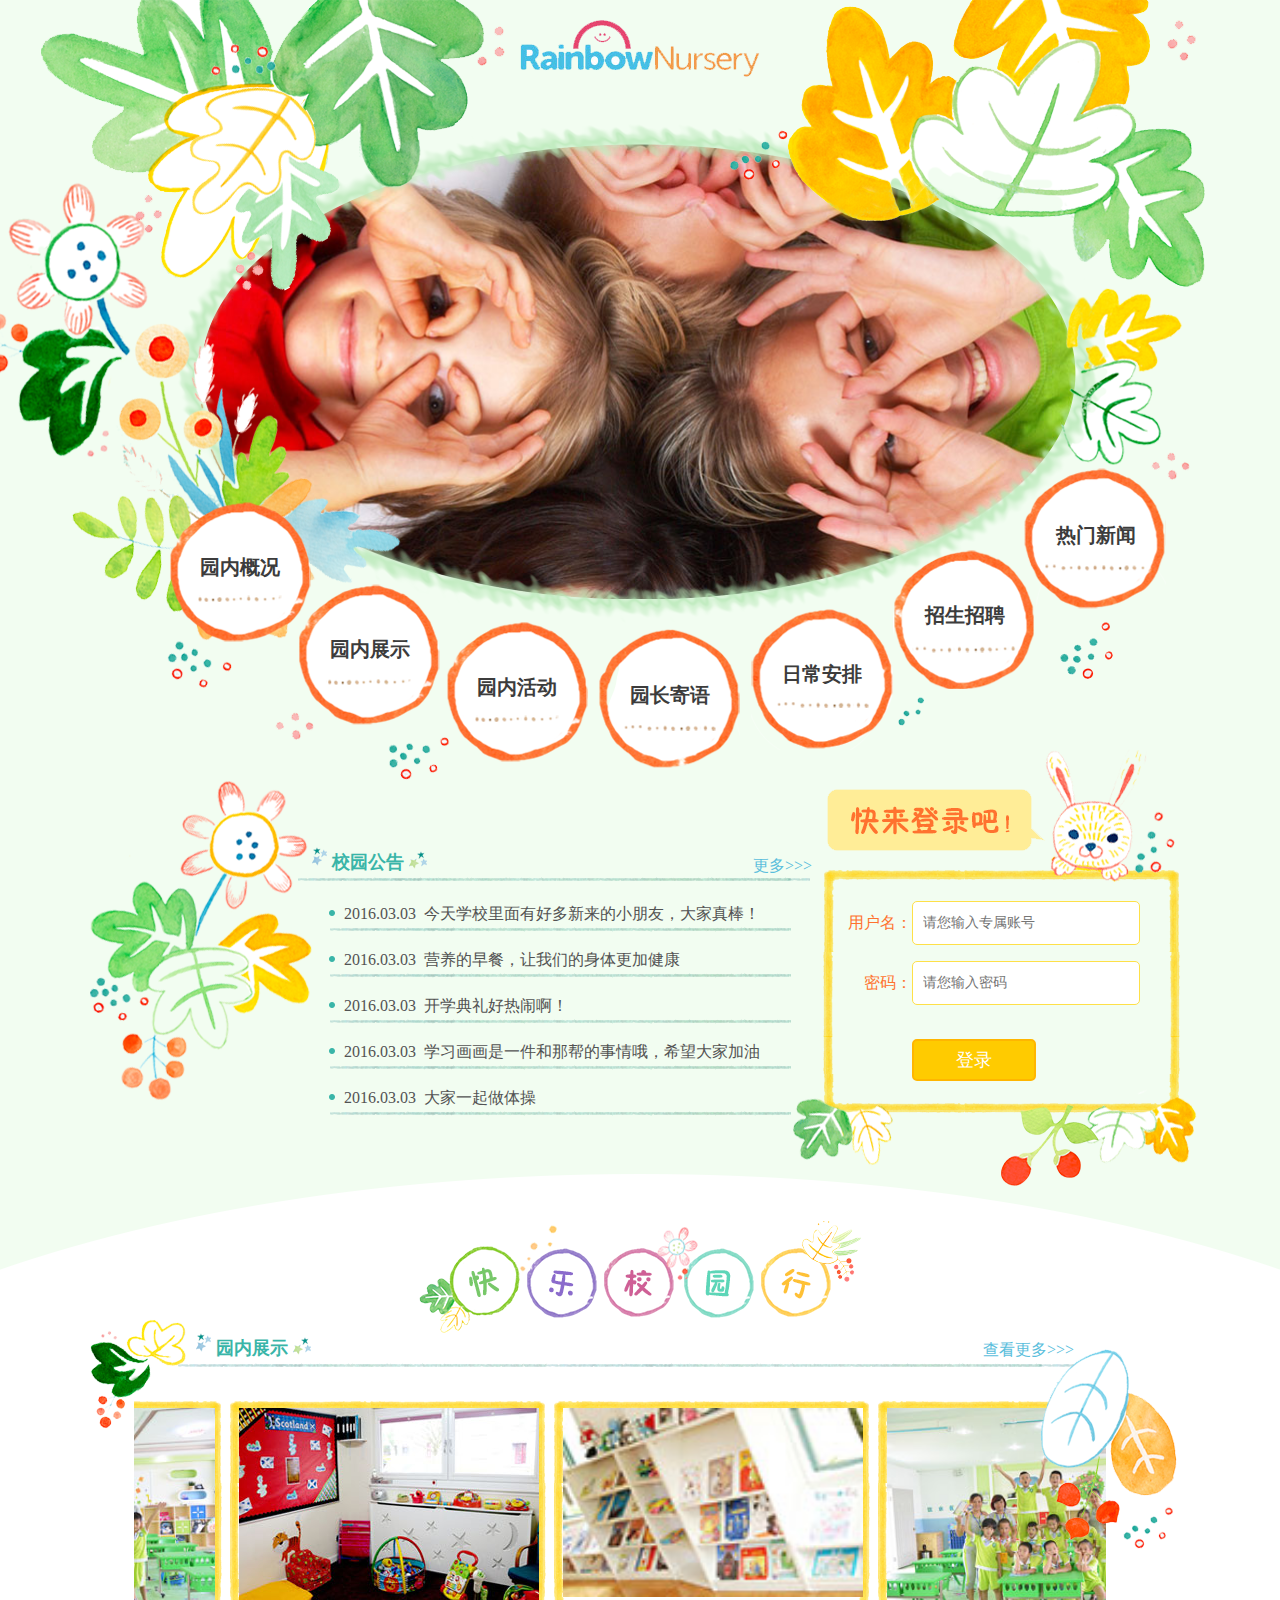
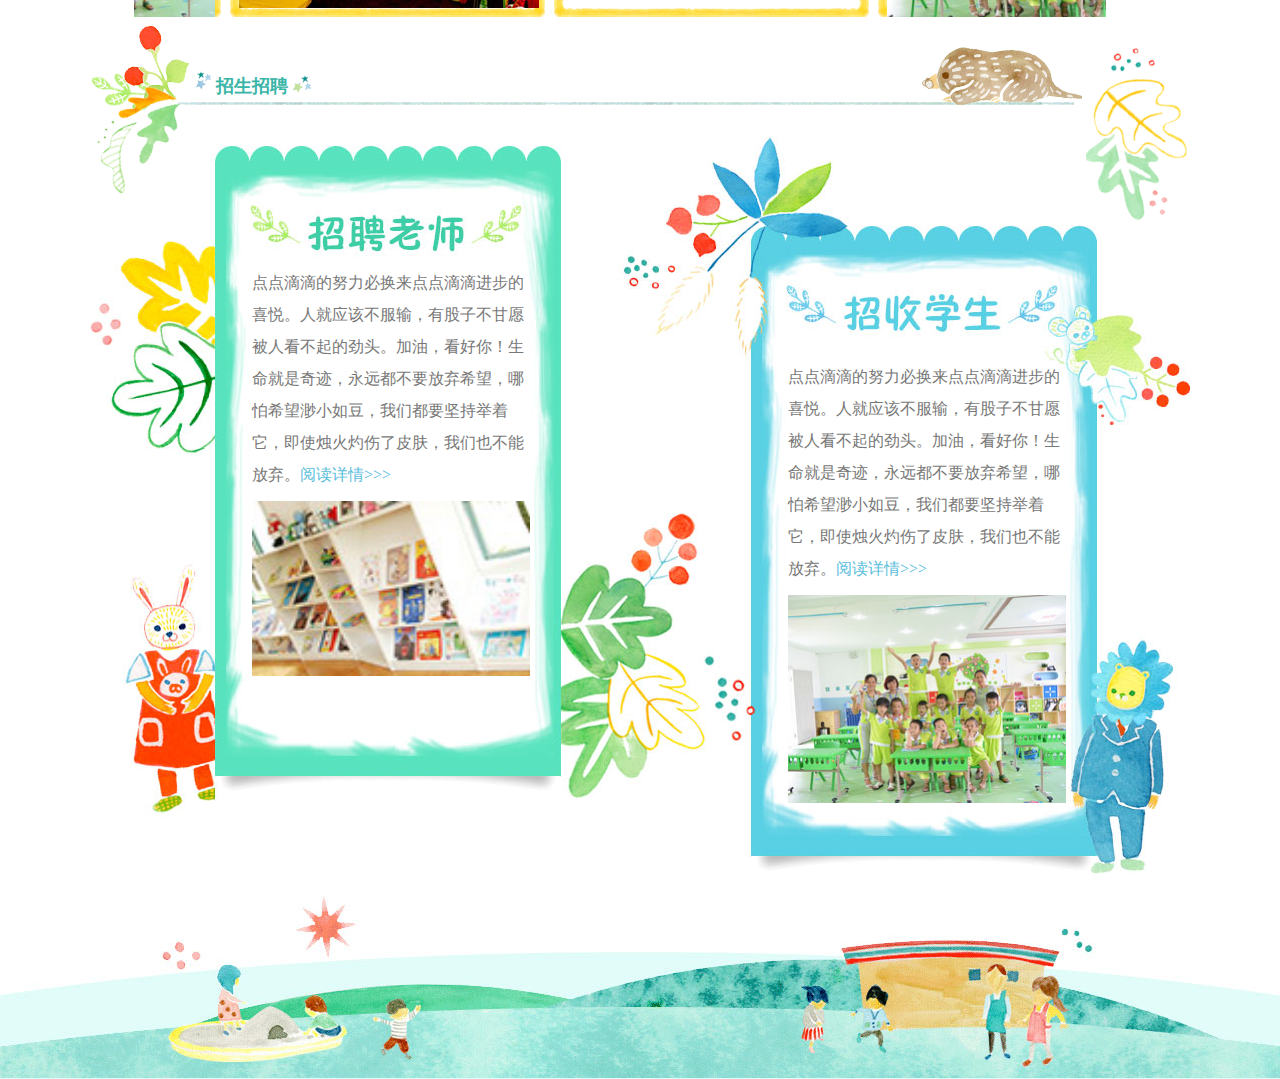
<file: index.html>
<!DOCTYPE html>
<html>
<head>
	<meta charset="utf-8">
	<meta name="renderer" content="webkit">
	<title>幼儿园</title>
	<link rel="stylesheet" type="text/css" href="css/style.css">
	<script type="text/javascript" src="js/require.min.js"></script>
</head>
<body>
<div class="container">
	<div class="pageTop pageTop1">
		<!-- 头部 -->
		<div class="header">
			<div class="imgbox">
				<ul>
					<li style="opacity:1;">
						<img src="images/img1.jpg">
					</li>
					<li>
						<img src="images/img5.jpg">
					</li>
					<li>
						<img src="images/img2.jpg">
					</li>
					<li>
						<img src="images/img5.jpg">
					</li>
				</ul>
			</div>
			<span class="bgImg"></span>
			<div class="nav">
				<a href="yuanneigaikuang.html" class="navLink7">园内概况</a>
				<a href="yuanneizhanshi.html" class="navLink1">园内展示</a>
				<a href="" class="navLink2">园内活动</a>
				<a href="yuanzhangjiyu.html" class="navLink3">园长寄语</a>
				<a href="arrange.html" class="navLink4">日常安排</a>
				<a href="zhaoshengzhaopin.html" class="navLink5">招生招聘</a>
				<a href="news.html" class="navLink6">热门新闻</a>
			</div>
			<h1><a href="index.html"><img src="images/logo.png"></a></h1>
		</div>
		<div class="center">
			<div class="clearfix">
				<!-- 公告 -->
				<div class="fl notice">
					<dl class="menu">
						<dt>校园公告<i></i><span></span><a href="hotNotice.html">更多>>></a></dt>
						<dd><span></span><a href="javascript:;">2016.03.03&nbsp;&nbsp;今天学校里面有好多新来的小朋友，大家真棒！</a></dd>
						<dd><span></span><a href="javascript:;">2016.03.03&nbsp;&nbsp;营养的早餐，让我们的身体更加健康</a></dd>
						<dd><span></span><a href="javascript:;">2016.03.03&nbsp;&nbsp;开学典礼好热闹啊！</a></dd>
						<dd><span></span><a href="javascript:;">2016.03.03&nbsp;&nbsp;学习画画是一件和那帮的事情哦，希望大家加油</a></dd>
						<dd><span></span><a href="javascript:;">2016.03.03&nbsp;&nbsp;大家一起做体操</a></dd>
					</dl>
				</div>
				<!-- 公告end -->
				<!-- 登录 -->
				<div class="fl loginbox">
					<span class="imgbg"></span>
					<div class="loginCont">
						<div class="inputbox clearfix mb16">
							<label class="fl">用户名：</label>
							<input type="text" placeholder="请您输入专属账号" class="fl w206">
						</div>
						<div class="inputbox clearfix mb34">
							<label class="fl">密码：</label>
							<input type="password" placeholder="请您输入密码" class="fl w206">
						</div>
						<div class="clearfix pl70">
							<a href="javascript:;" class="fl mr34 loginBtn">登录</a>
						</div>
					</div>
				</div>
				<!-- 登录end -->
			</div>
			<!-- 快乐校园行 -->
			<div class="schoolTrip mb20"></div>
			<!-- 快乐校园行end -->
			<!-- 园内展示 -->
			<div class="schoolShow">
				<div class="mytitle">
					<strong>园内展示</strong><i></i><span></span>
					<a href="yuanneizhanshi.html" class="more">查看更多>>></a>
				</div>
				<div class="scrolling marqueeBox">
					<ul class="clearfix">
						<li>
							<img src="images/img2.jpg">
						</li>
						<li>
							<img src="images/img3.jpg">
						</li>
						<li>
							<img src="images/img4.jpg">
						</li>
						<li>
							<img src="images/img2.jpg">
						</li>
						<li>
							<img src="images/img3.jpg">
						</li>
						<li>
							<img src="images/img4.jpg">
						</li>
					</ul>
				</div>
				<span class="bgimg1"></span>
				<span class="bgimg2"></span>
			</div>
			<!-- 园内展示end -->
			<!-- 招生招聘 -->
			<div class="recruit">
				<div class="mytitle">
					<strong>招生招聘</strong><i></i><span></span>
				</div>
				<span class="bgimg1"></span>
				<span class="bgimg2"></span>
				<span class="bgimg3"></span>
				<div class="recCont">
					<div class="teacher">
						<p class="mb10">点点滴滴的努力必换来点点滴滴进步的喜悦。人就应该不服输，有股子不甘愿被人看不起的劲头。加油，看好你！生命就是奇迹，永远都不要放弃希望，哪怕希望渺小如豆，我们都要坚持举着它，即使烛火灼伤了皮肤，我们也不能放弃。<a href="zhaoshengzhaopin.html" class="more">阅读详情>>></a></p>
						<div class="imgbox2">
							<img src="images/img3.jpg">
						</div>
					</div>
					<div class="student">
						<p class="mb10">点点滴滴的努力必换来点点滴滴进步的喜悦。人就应该不服输，有股子不甘愿被人看不起的劲头。加油，看好你！生命就是奇迹，永远都不要放弃希望，哪怕希望渺小如豆，我们都要坚持举着它，即使烛火灼伤了皮肤，我们也不能放弃。<a href="zhaoshengzhaopin.html" class="more">阅读详情>>></a></p>
						<div class="imgbox2">
							<img src="images/img4.jpg">
						</div>
					</div>
				</div>
			</div>
			<!-- 招生招聘end -->
		</div>
		<!-- 头部end -->
	</div>
	<div class="pageBottom"></div>
</div>
<script type="text/javascript" src="js/controllers/indexCtrl.js"></script>
</body>
</html>
</file>
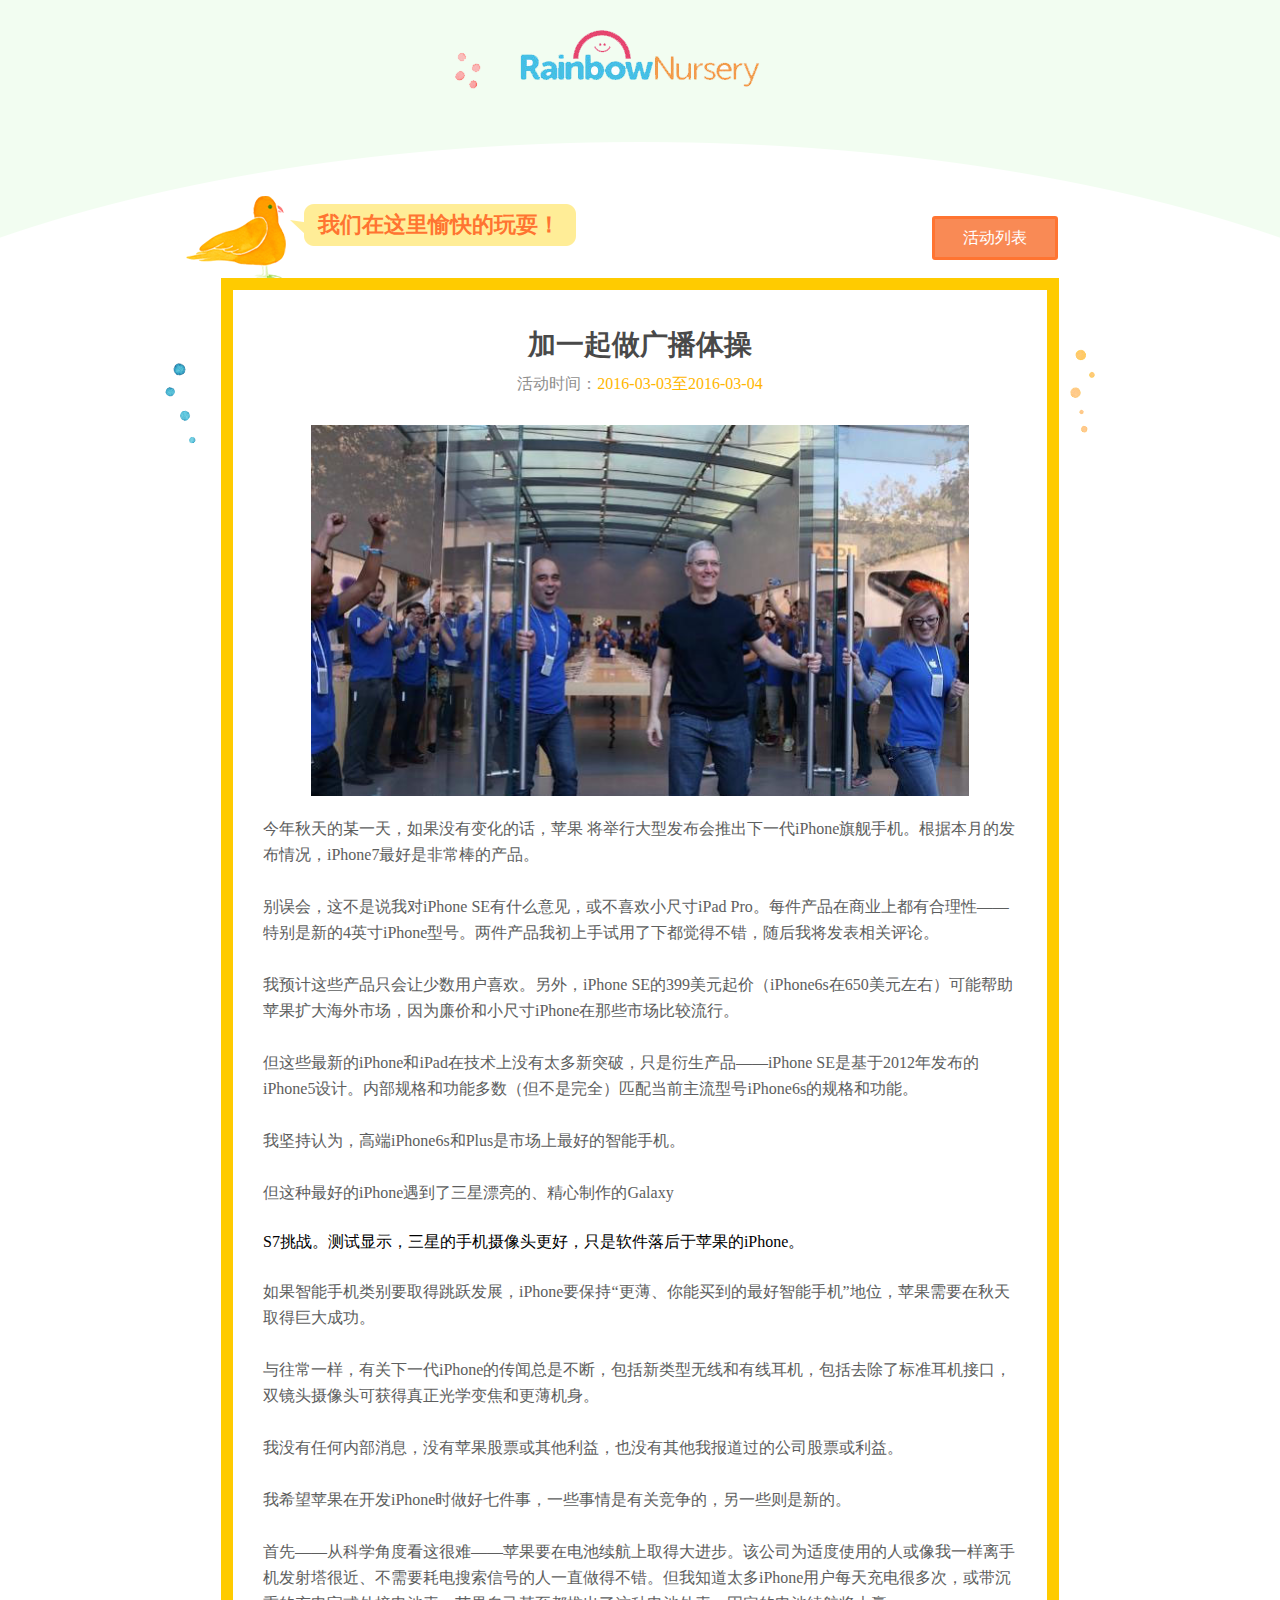
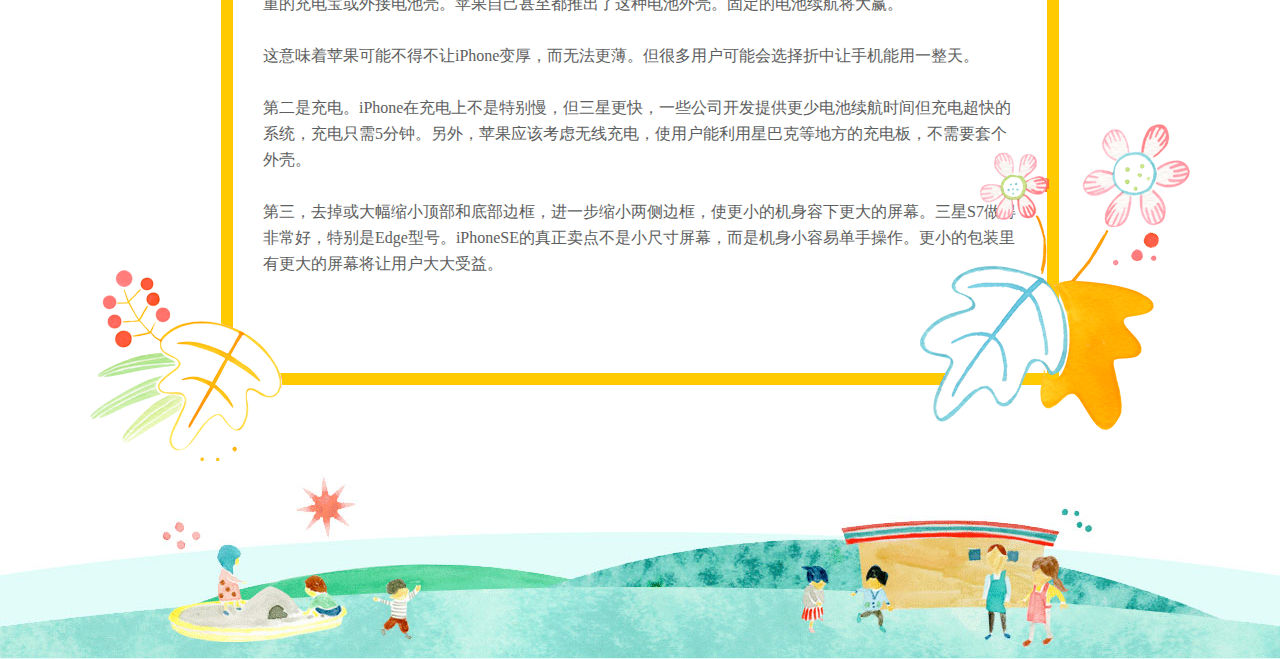
<file: activeDetail.html>
<!DOCTYPE html>
<html>
<head>
	<meta charset="utf-8">
	<meta name="renderer" content="webkit">
	<title>幼儿园</title>
	<link rel="stylesheet" type="text/css" href="css/jquery-ui.css">
	<link rel="stylesheet" type="text/css" href="css/style.css">
	<script type="text/javascript" src="js/require.min.js"></script>
</head>
<body>
<div class="container">
	<div class="pageTop pageTop3">
		<!-- 头部 -->
		<div class="head2 pt30">
			<div class="imgbox3">
				<a href="index.html">
					<img src="images/logo.png">	
				</a>			
			</div>
			<span></span>
		</div>
		<!-- 头部end -->
		<!-- 中间 -->
		<div class="center">
			<div class="newsDetail activeDetail">
				<h2>我们在这里愉快的玩耍！</h2>
				<a href="yuanneihuodong.html" class="listBtn">活动列表</a>
				<div class="newsCont">
					<h3>加一起做广播体操</h3>
					<p class="subTitle">活动时间：<span>2016-03-03至2016-03-04<span></p>
					<div class="articalImg">
						<div class="imgbox4">
							<img src="images/img5.jpg">
						</div>
						<p>今年秋天的某一天，如果没有变化的话，苹果 将举行大型发布会推出下一代iPhone旗舰手机。根据本月的发布情况，iPhone7最好是非常棒的产品。</p>
						<p>别误会，这不是说我对iPhone SE有什么意见，或不喜欢小尺寸iPad Pro。每件产品在商业上都有合理性——特别是新的4英寸iPhone型号。两件产品我初上手试用了下都觉得不错，随后我将发表相关评论。</p>
						<p>我预计这些产品只会让少数用户喜欢。另外，iPhone SE的399美元起价（iPhone6s在650美元左右）可能帮助苹果扩大海外市场，因为廉价和小尺寸iPhone在那些市场比较流行。</p>
						<p>但这些最新的iPhone和iPad在技术上没有太多新突破，只是衍生产品——iPhone SE是基于2012年发布的iPhone5设计。内部规格和功能多数（但不是完全）匹配当前主流型号iPhone6s的规格和功能。</p>
						<p>我坚持认为，高端iPhone6s和Plus是市场上最好的智能手机。</p>
						<p>但这种最好的iPhone遇到了三星漂亮的、精心制作的Galaxy </p>S7挑战。测试显示，三星的手机摄像头更好，只是软件落后于苹果的iPhone。</p>
						<p>如果智能手机类别要取得跳跃发展，iPhone要保持“更薄、你能买到的最好智能手机”地位，苹果需要在秋天取得巨大成功。</p>
						<p>与往常一样，有关下一代iPhone的传闻总是不断，包括新类型无线和有线耳机，包括去除了标准耳机接口，双镜头摄像头可获得真正光学变焦和更薄机身。</p>
						<p>我没有任何内部消息，没有苹果股票或其他利益，也没有其他我报道过的公司股票或利益。</p>
						<p>我希望苹果在开发iPhone时做好七件事，一些事情是有关竞争的，另一些则是新的。</p>
						<p>首先——从科学角度看这很难——苹果要在电池续航上取得大进步。该公司为适度使用的人或像我一样离手机发射塔很近、不需要耗电搜索信号的人一直做得不错。但我知道太多iPhone用户每天充电很多次，或带沉重的充电宝或外接电池壳。苹果自己甚至都推出了这种电池外壳。固定的电池续航将大赢。</p>
						<p>这意味着苹果可能不得不让iPhone变厚，而无法更薄。但很多用户可能会选择折中让手机能用一整天。</p>
						<p>第二是充电。iPhone在充电上不是特别慢，但三星更快，一些公司开发提供更少电池续航时间但充电超快的系统，充电只需5分钟。另外，苹果应该考虑无线充电，使用户能利用星巴克等地方的充电板，不需要套个外壳。</p>
						<p>第三，去掉或大幅缩小顶部和底部边框，进一步缩小两侧边框，使更小的机身容下更大的屏幕。三星S7做得非常好，特别是Edge型号。iPhoneSE的真正卖点不是小尺寸屏幕，而是机身小容易单手操作。更小的包装里有更大的屏幕将让用户大大受益。</p>
					</div>
				</div>
				<span class="bgimg1"></span>
				<span class="bgimg2"></span>
			</div>
		</div>
		<!-- 中间end -->
	</div>
	<div class="pageBottom"></div>
</div>
<script type="text/javascript" src="js/controllers/hotNoticeCtrl.js"></script>
</body>
</html>
</file>
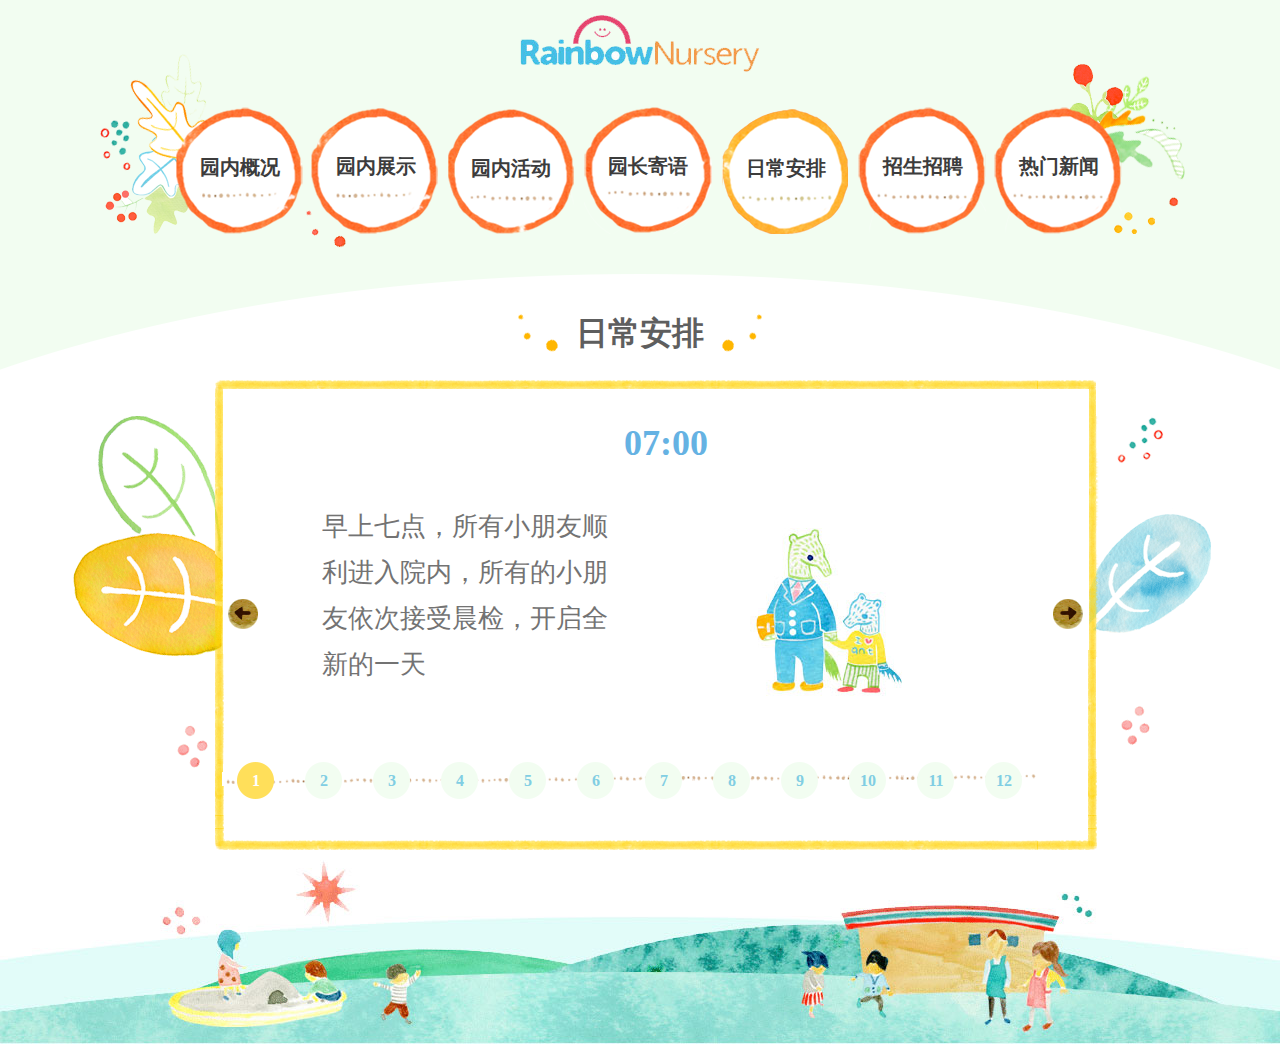
<file: arrange.html>
<!DOCTYPE html>
<html>
<head>
	<meta charset="utf-8">
	<meta name="renderer" content="webkit">
	<title>幼儿园</title>
	<link rel="stylesheet" type="text/css" href="css/style.css">
	<script type="text/javascript" src="js/require.min.js"></script>
</head>
<body>
<div class="container">
	<div class="pageTop pageTop2">
		<!-- 头部 -->
		<div class="head">
			<div class="newsBg"></div>
			<div class="imgbox3">
				<a href="index.html">
					<img src="images/logo.png">	
				</a>			
			</div>
			<div class="nav">
				<a href="yuanneigaikuang.html" class="navLink1" target="_blank">园内概况</a>
				<a href="yuanneizhanshi.html" class="navLink2" target="_blank">园内展示</a>
				<a href="yuanneihuodong.html" class="navLink3" target="_blank">园内活动</a>
				<a href="yuanzhangjiyu.html" class="navLink4" target="_blank">园长寄语</a>
				<a href="arrange.html" class="navLink5 active">日常安排</a>
				<a href="zhaoshengzhaopin.html" class="navLink6" target="_blank">招生招聘</a>
				<a href="news.html" class="navLink7" target="_blank">热门新闻</a>
			</div>
		</div>
		<div class="center">
			<dl class="arrange">
				<dt class="bigTitle">日常安排</dt>
				<dd>
					<span class="bgimg1"></span>
					<span class="bgimg2"></span>
					<div class="arrangeDetail">
						<ul>
							<li style="opacity:1">
								<strong>07:00</strong>
								<div class="clearfix mt40">
									<p class="fl">早上七点，所有小朋友顺利进入院内，所有的小朋友依次接受晨检，开启全新的一天</p>
									<div class="imgbox6 fl">
										<img src="images/img8.jpg">
									</div>
								</div>
							</li> 
							<li>
								<strong>08:00</strong>
								<div class="clearfix mt40">
									<p class="fl">所有的小朋友开始享用营养早餐，健康茁壮成长</p>
									<div class="imgbox9 fl">
										<img src="images/img9.jpg">
									</div>
								</div>
							</li> 
							<li>
								<strong>08:30</strong>
								<div class="clearfix mt40">
									<p class="fl">吃完营养早餐，所有的小朋友稍作休息，在操场上做简单的活动</p>
									<div class="imgbox6 fl">
										<img src="images/img10.jpg">
									</div>
								</div>
							</li> 
							<li>
								<strong>08:45</strong>
								<div class="clearfix mt40">
									<p class="fl">所有的小朋友排列整齐，跟随着悦耳的音乐，开始今天的早操</p>
									<div class="imgbox9 fl">
										<img src="images/img11.jpg">
									</div>
								</div>
							</li> 
							<li>
								<strong>09:15</strong>
								<div class="clearfix mt40">
									<p class="fl">课前准备，要开始上课咯</p>
									<div class="imgbox6 fl">
										<img src="images/img12.jpg">
									</div>
								</div>
							</li> 
							<li>
								<strong>09:30</strong>
								<div class="clearfix mt40">
									<p class="fl">教育的开始，是一堂完美的课程的开始，小宝贝们认真听课吧</p>
									<div class="imgbox9 fl">
										<img src="images/img9.jpg">
									</div>
								</div>
							</li> 
							<li>
								<strong>10:30</strong>
								<div class="clearfix mt40">
									<p class="fl">一堂棒棒的课之后，小宝贝们开始了愉快的课间活动</p>
									<div class="imgbox6 fl">
										<img src="images/img8.jpg">
									</div>
								</div>
							</li> 
							<li>
								<strong>11:20</strong>
								<div class="clearfix mt40">
									<p class="fl">午餐时刻！</p>
									<div class="imgbox9 fl">
										<img src="images/img9.jpg">
									</div>
								</div>
							</li> 
							<li>
								<strong>12:10</strong>
								<div class="clearfix mt40">
									<p class="fl">玩耍了一上午，小宝贝们都累了，吃饱了该睡觉啦!</p>
									<div class="imgbox6 fl">
										<img src="images/img8.jpg">
									</div>
								</div>
							</li> 
							<li>
								<strong>14:30</strong>
								<div class="clearfix mt40">
									<p class="fl">下午课程继续，欢快的音乐课，安静的绘画课，好玩的手工课</p>
									<div class="imgbox9 fl">
										<img src="images/img9.jpg">
									</div>
								</div>
							</li> 
							<li>
								<strong>15:30</strong>
								<div class="clearfix mt40">
									<p class="fl">下午的课间活动时间，小宝贝们随意选择自己喜欢的户外活动玩耍</p>
									<div class="imgbox6 fl">
										<img src="images/img8.jpg">
									</div>
								</div>
							</li> 
							<li>
								<strong>16:30</strong>
								<div class="clearfix mt40">
									<p class="fl">一天的校园生活就这样结束了，所有的小伙伴依次在各位家长的陪同下回家去</p>
									<div class="imgbox9 fl">
										<img src="images/img9.jpg">
									</div>
								</div>
							</li> 
							<li>
								<strong>17:00</strong>
								<div class="clearfix mt40">
									<p class="fl">早上七点，所有小朋友顺利进入院内，所有的小朋友依次接受晨检，开启全新的一天</p>
									<div class="imgbox6 fl">
										<img src="images/img8.jpg">
									</div>
								</div>
							</li> 
							<li>
								<strong>17:30</strong>
								<div class="clearfix mt40">
									<p class="fl">早上七点，所有小朋友顺利进入院内，所有的小朋友依次接受晨检，开启全新的一天</p>
									<div class="imgbox9 fl">
										<img src="images/img9.jpg">
									</div>
								</div>
							</li> 
						</ul>
						<a href="javascript:;" class="prevBtn"></a>
						<a href="javascript:;" class="nextBtn"></a>
					</div>
					<div class="roundBox">
						<div class="clearfix overPart">
							<a href="javascript:;" class="on">1</a>
							<a href="javascript:;">2</a>
							<a href="javascript:;">3</a>
							<a href="javascript:;">4</a>
							<a href="javascript:;">5</a>
							<a href="javascript:;">6</a>
							<a href="javascript:;">7</a>
							<a href="javascript:;">8</a>
							<a href="javascript:;">9</a>
							<a href="javascript:;">10</a>
							<a href="javascript:;">11</a>
							<a href="javascript:;">12</a>
							<a href="javascript:;">13</a>
							<a href="javascript:;">14</a>
						</div>
					</div>
				</dd>
			</dl>
		</div>
		<!-- 头部end -->
	</div>
	<div class="pageBottom"></div>
</div>
<script type="text/javascript" src="js/controllers/arrangeCtrl.js"></script>
</body>
</html>
</file>
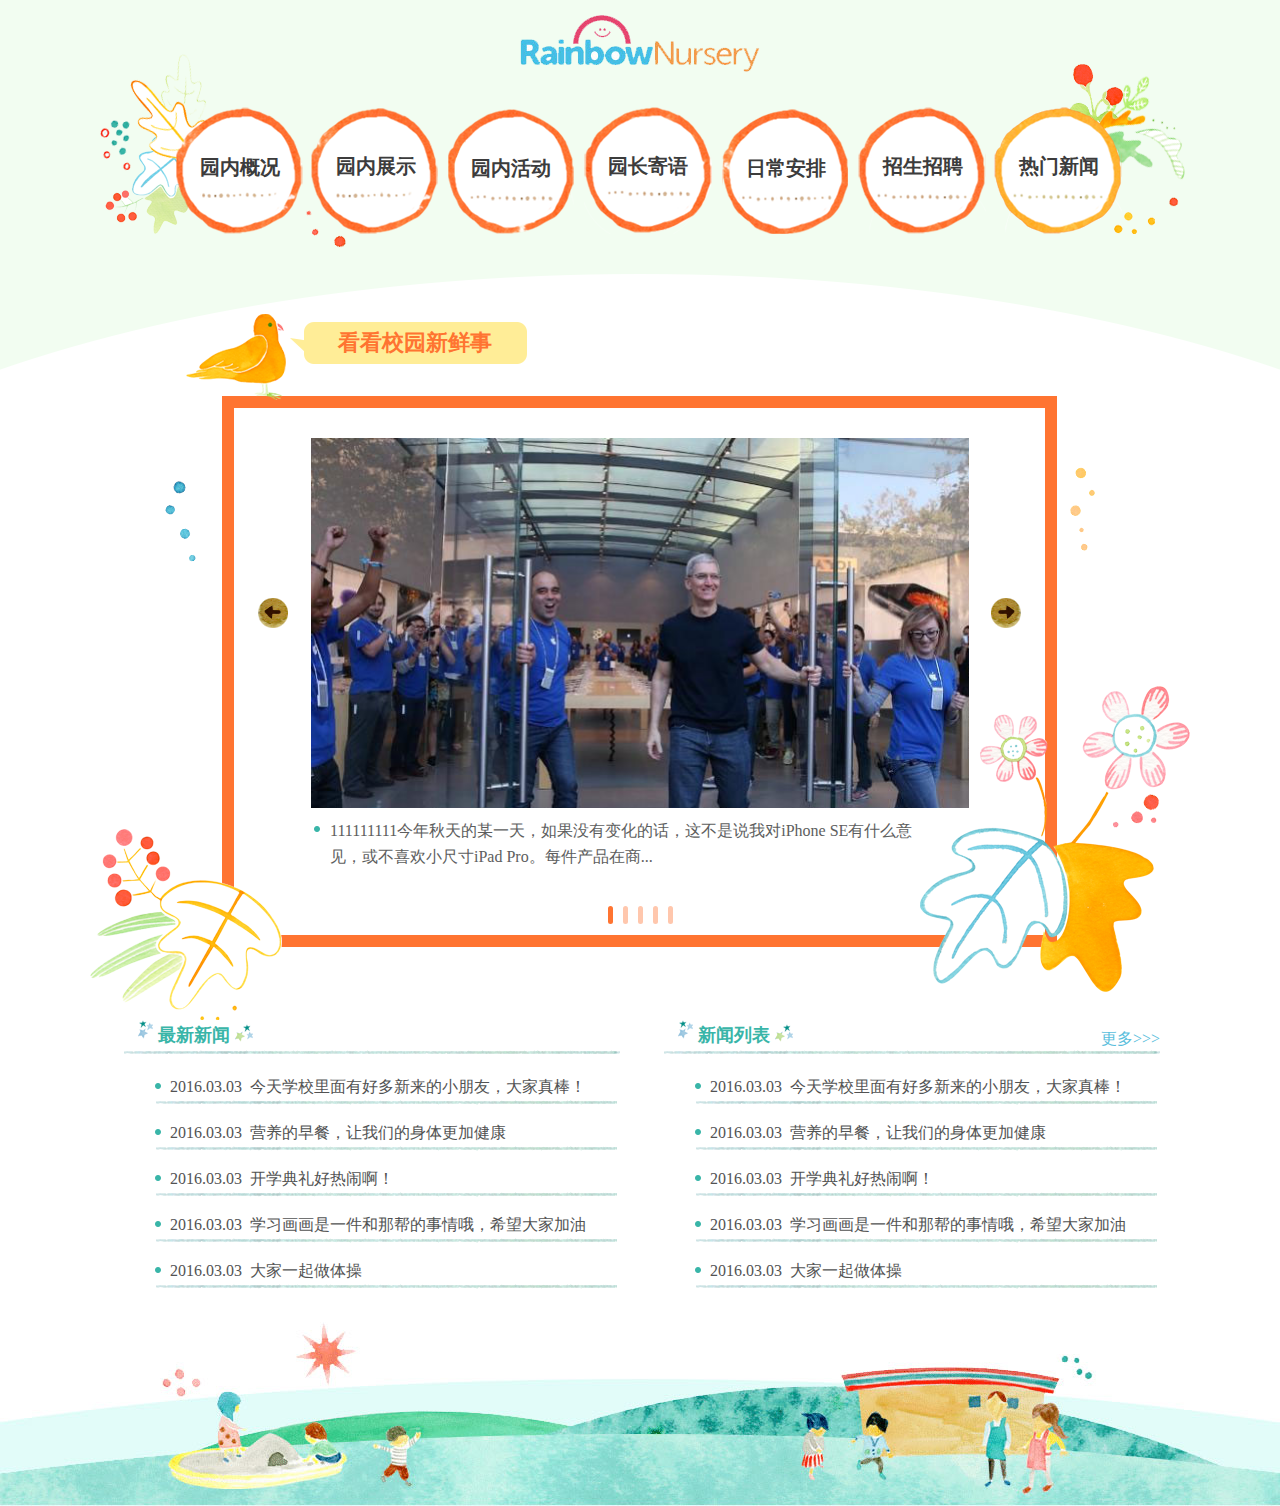
<file: news.html>
<!DOCTYPE html>
<html>
<head>
	<meta charset="utf-8">
	<meta name="renderer" content="webkit">
	<title>幼儿园</title>
	<link rel="stylesheet" type="text/css" href="css/style.css">
	<script type="text/javascript" src="js/require.min.js"></script>
</head>
<body>
<div class="container">
	<div class="pageTop pageTop2">
		<!-- 头部 -->
		<div class="head">
			<div class="newsBg"></div>
			<div class="imgbox3">
				<a href="index.html">
					<img src="images/logo.png">		
				</a>		
			</div>
			<div class="nav">
				<a href="yuanneigaikuang.html" class="navLink1">园内概况</a>
				<a href="yuanneizhanshi.html" class="navLink2">园内展示</a>
				<a href="yuanneihuodong.html" class="navLink3">园内活动</a>
				<a href="yuanzhangjiyu.html" class="navLink4">园长寄语</a>
				<a href="arrange.html" class="navLink5">日常安排</a>
				<a href="zhaoshengzhaopin.html" class="navLink6">招生招聘</a>
				<a href="news.html" class="navLink7 active">热门新闻</a>
			</div>
		</div>
		<div class="center">
			<!--校园新鲜事 -->
			<div class="xinxianshi">
				<h2>看看校园新鲜事</h2>
				<div class="lunbo">
					<div class="overf">
						<ul class="clearfix">
							<li>
								<a href="javascript:;">
									<img src="images/img5.jpg">
								</a>
							</li>
							<li>
								<a href="javascript:;">
									<img src="images/img4.jpg">
								</a>
							</li>
							<li>
								<a href="javascript:;">
									<img src="images/img5.jpg">
								</a>
							</li>
							<li>
								<a href="javascript:;">
									<img src="images/img3.jpg">
								</a>
							</li>
							<li>
								<a href="javascript:;">
									<img src="images/img5.jpg">
								</a>
							</li>
						</ul>
					</div>
					<a href="javascript:;" class="prevBtn"></a>
					<a href="javascript:;" class="nextBtn"></a>
					<div class="xinxianDetail mb10">
						<span></span>
						<p></p>
					</div>
					<ol class="clearfix">
						<li class="active"><a href="javascript:;"></a></li>
						<li><a href="javascript:;"></a></li>
						<li><a href="javascript:;"></a></li>
						<li><a href="javascript:;"></a></li>
						<li><a href="javascript:;"></a></li>
					</ol>
				</div>
			</div>
			<!--校园新鲜事end -->
			<!-- 新闻列表 -->
			<div class="clearfix pl30 pr30 mb20">
				<dl class="menu fl">
					<dt>最新新闻<i></i><span></span></dt>
					<dd><span></span><a href="javascript:;">2016.03.03&nbsp;&nbsp;今天学校里面有好多新来的小朋友，大家真棒！</a></dd>
					<dd><span></span><a href="javascript:;">2016.03.03&nbsp;&nbsp;营养的早餐，让我们的身体更加健康</a></dd>
					<dd><span></span><a href="javascript:;">2016.03.03&nbsp;&nbsp;开学典礼好热闹啊！</a></dd>
					<dd><span></span><a href="javascript:;">2016.03.03&nbsp;&nbsp;学习画画是一件和那帮的事情哦，希望大家加油</a></dd>
					<dd><span></span><a href="javascript:;">2016.03.03&nbsp;&nbsp;大家一起做体操</a></dd>
				</dl>
				<dl class="menu fr">
					<dt>新闻列表<i></i><span></span><a href="allNews.html">更多>>></a></dt>
					<dd><span></span><a href="javascript:;">2016.03.03&nbsp;&nbsp;今天学校里面有好多新来的小朋友，大家真棒！</a></dd>
					<dd><span></span><a href="javascript:;">2016.03.03&nbsp;&nbsp;营养的早餐，让我们的身体更加健康</a></dd>
					<dd><span></span><a href="javascript:;">2016.03.03&nbsp;&nbsp;开学典礼好热闹啊！</a></dd>
					<dd><span></span><a href="javascript:;">2016.03.03&nbsp;&nbsp;学习画画是一件和那帮的事情哦，希望大家加油</a></dd>
					<dd><span></span><a href="javascript:;">2016.03.03&nbsp;&nbsp;大家一起做体操</a></dd>
				</dl>
			</div>
			<!-- 新闻列表end -->
		</div>
		<!-- 头部end -->
	</div>
	<div class="pageBottom"></div>
</div>
<script type="text/javascript" src="js/controllers/newsCtrl.js"></script>
</body>
</html>
</file>
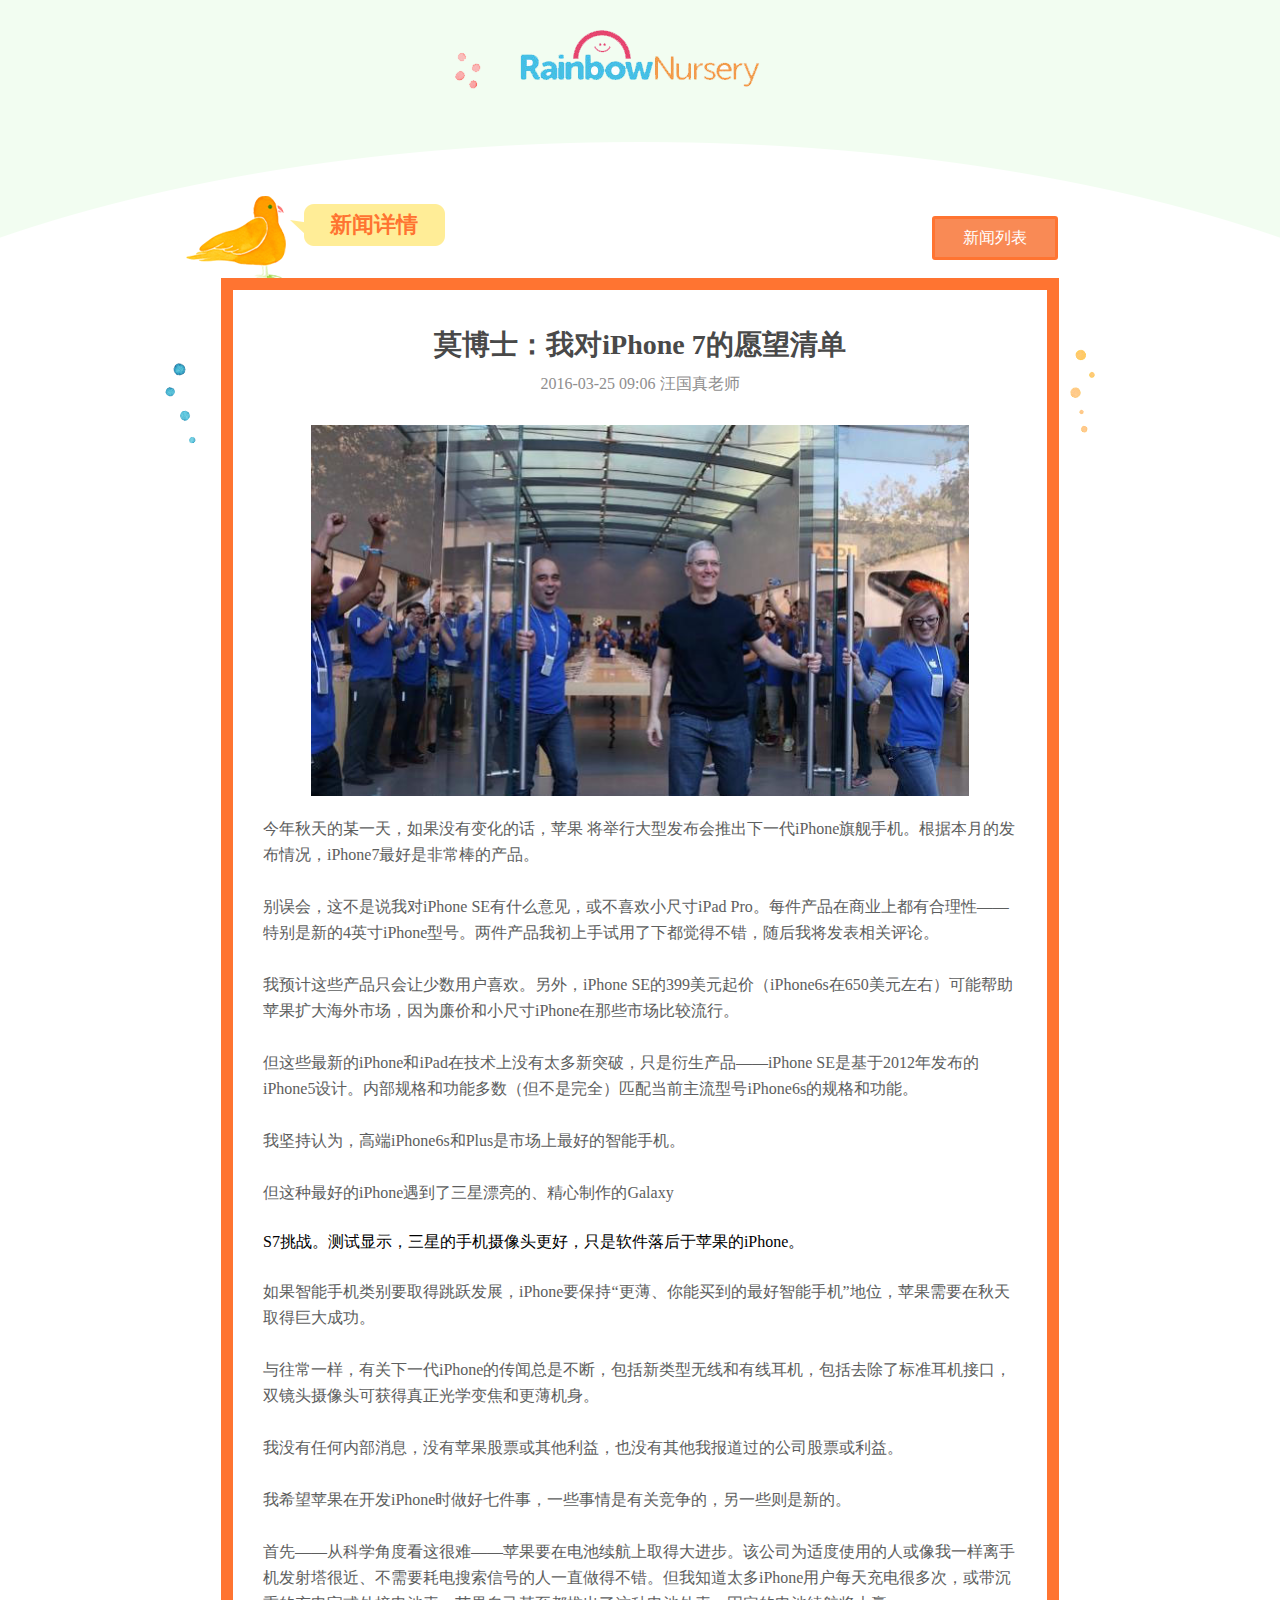
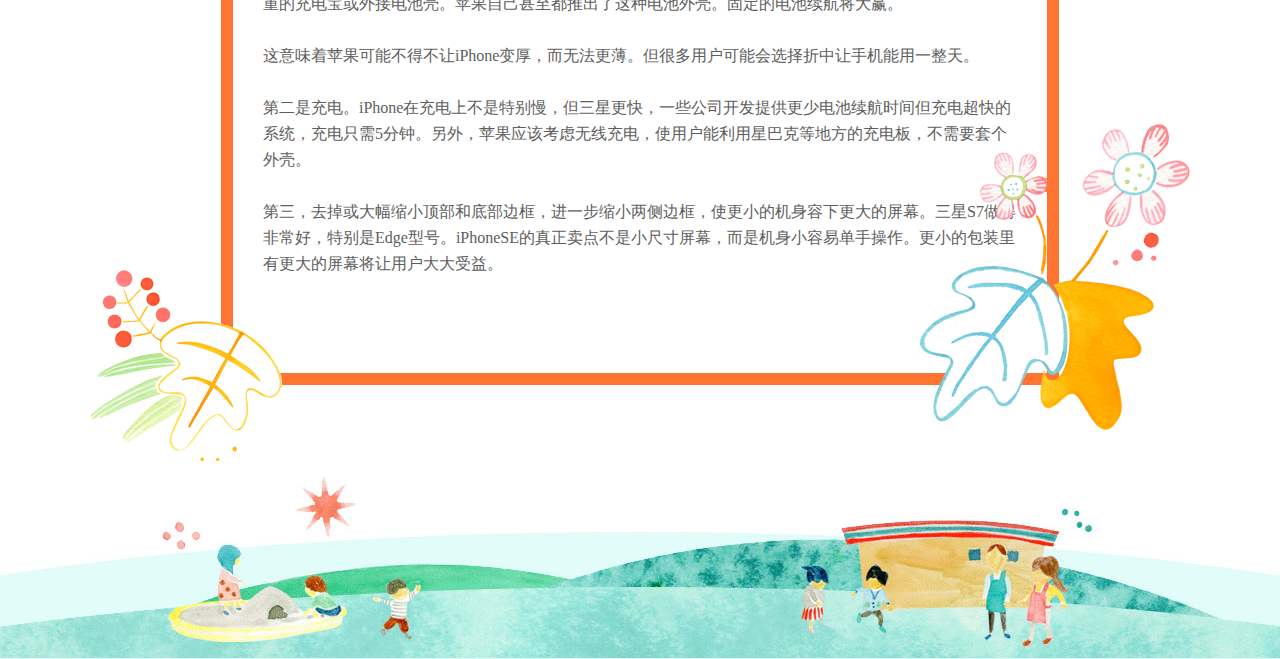
<file: newsDetail.html>
<!DOCTYPE html>
<html>
<head>
	<meta charset="utf-8">
	<meta name="renderer" content="webkit">
	<title>幼儿园</title>
	<link rel="stylesheet" type="text/css" href="css/style.css">
	<script type="text/javascript" src="js/require.min.js"></script>
</head>
<body>
<div class="container">
	<div class="pageTop pageTop3">
		<!-- 头部 -->
		<div class="head2 pt30">
			<div class="imgbox3">
				<a href="index.html">
					<img src="images/logo.png">	
				</a>			
			</div>
			<span></span>
		</div>
		<!-- 头部end -->
		<div class="center">
			<div class="newsDetail">
				<h2>新闻详情</h2>
				<a href="allNews.html" class="listBtn">新闻列表</a>
				<div class="newsCont">
					<h3>莫博士：我对iPhone 7的愿望清单</h3>
					<p class="subTitle">2016-03-25 09:06&nbsp;汪国真老师</p>
					<div class="articalImg">
						<div class="imgbox4">
							<img src="images/img5.jpg">
						</div>
						<p>今年秋天的某一天，如果没有变化的话，苹果 将举行大型发布会推出下一代iPhone旗舰手机。根据本月的发布情况，iPhone7最好是非常棒的产品。</p>
						<p>别误会，这不是说我对iPhone SE有什么意见，或不喜欢小尺寸iPad Pro。每件产品在商业上都有合理性——特别是新的4英寸iPhone型号。两件产品我初上手试用了下都觉得不错，随后我将发表相关评论。</p>
						<p>我预计这些产品只会让少数用户喜欢。另外，iPhone SE的399美元起价（iPhone6s在650美元左右）可能帮助苹果扩大海外市场，因为廉价和小尺寸iPhone在那些市场比较流行。</p>
						<p>但这些最新的iPhone和iPad在技术上没有太多新突破，只是衍生产品——iPhone SE是基于2012年发布的iPhone5设计。内部规格和功能多数（但不是完全）匹配当前主流型号iPhone6s的规格和功能。</p>
						<p>我坚持认为，高端iPhone6s和Plus是市场上最好的智能手机。</p>
						<p>但这种最好的iPhone遇到了三星漂亮的、精心制作的Galaxy </p>S7挑战。测试显示，三星的手机摄像头更好，只是软件落后于苹果的iPhone。</p>
						<p>如果智能手机类别要取得跳跃发展，iPhone要保持“更薄、你能买到的最好智能手机”地位，苹果需要在秋天取得巨大成功。</p>
						<p>与往常一样，有关下一代iPhone的传闻总是不断，包括新类型无线和有线耳机，包括去除了标准耳机接口，双镜头摄像头可获得真正光学变焦和更薄机身。</p>
						<p>我没有任何内部消息，没有苹果股票或其他利益，也没有其他我报道过的公司股票或利益。</p>
						<p>我希望苹果在开发iPhone时做好七件事，一些事情是有关竞争的，另一些则是新的。</p>
						<p>首先——从科学角度看这很难——苹果要在电池续航上取得大进步。该公司为适度使用的人或像我一样离手机发射塔很近、不需要耗电搜索信号的人一直做得不错。但我知道太多iPhone用户每天充电很多次，或带沉重的充电宝或外接电池壳。苹果自己甚至都推出了这种电池外壳。固定的电池续航将大赢。</p>
						<p>这意味着苹果可能不得不让iPhone变厚，而无法更薄。但很多用户可能会选择折中让手机能用一整天。</p>
						<p>第二是充电。iPhone在充电上不是特别慢，但三星更快，一些公司开发提供更少电池续航时间但充电超快的系统，充电只需5分钟。另外，苹果应该考虑无线充电，使用户能利用星巴克等地方的充电板，不需要套个外壳。</p>
						<p>第三，去掉或大幅缩小顶部和底部边框，进一步缩小两侧边框，使更小的机身容下更大的屏幕。三星S7做得非常好，特别是Edge型号。iPhoneSE的真正卖点不是小尺寸屏幕，而是机身小容易单手操作。更小的包装里有更大的屏幕将让用户大大受益。</p>
					</div>
				</div>
				<span class="bgimg1"></span>
				<span class="bgimg2"></span>
			</div>
		</div>
	</div>
	<div class="pageBottom"></div>
</div>
<script type="text/javascript" src="js/controllers/newsCtrl.js"></script>
</body>
</html>
</file>
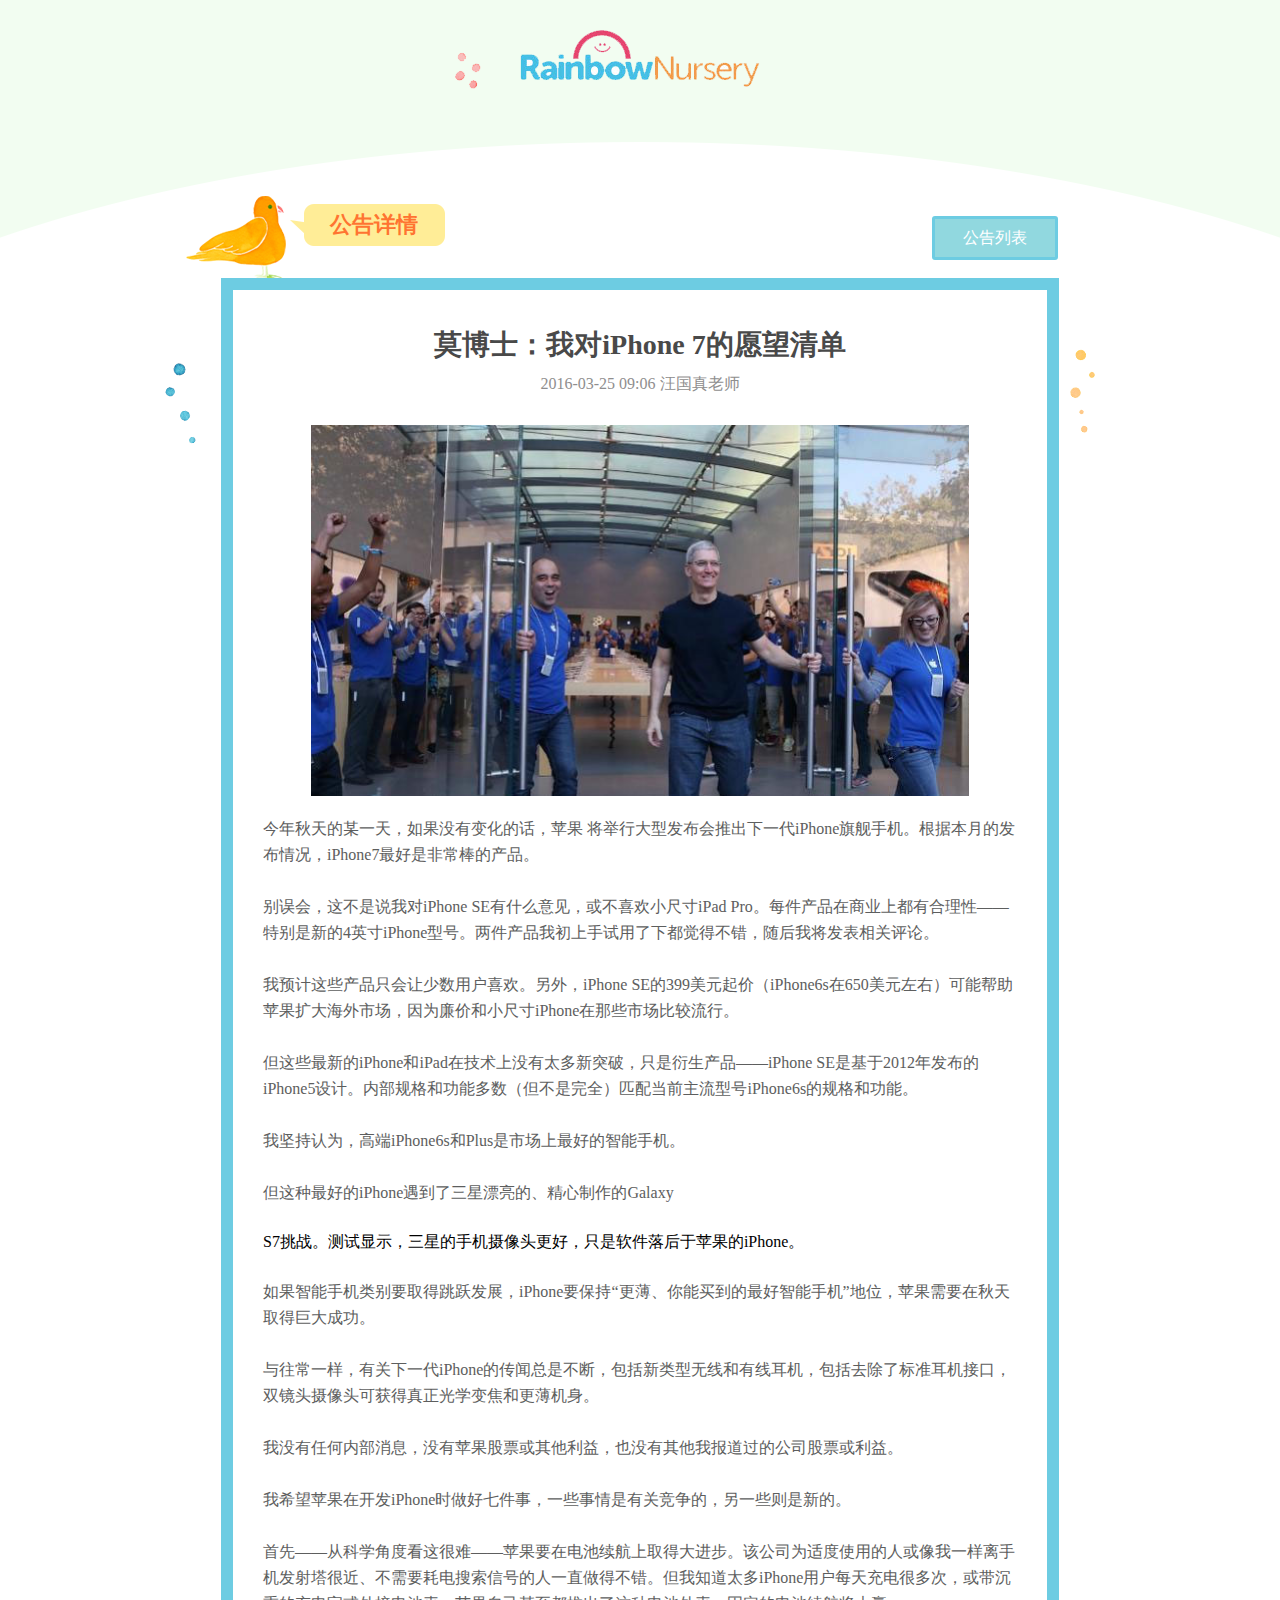
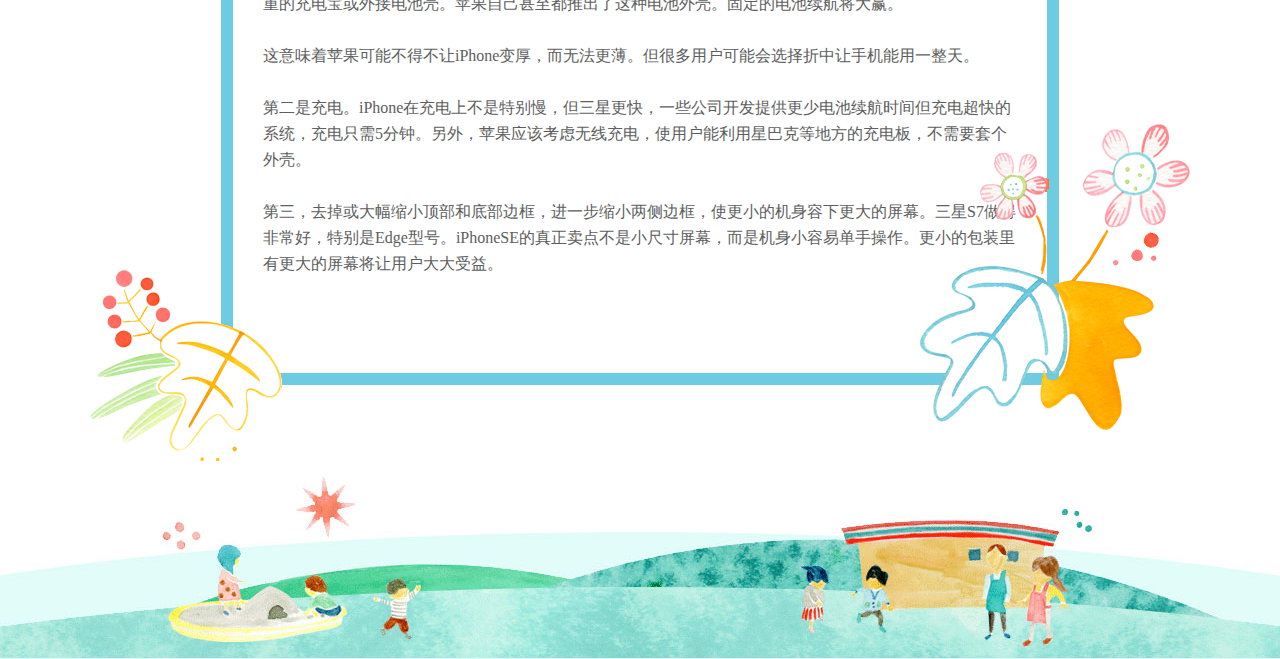
<file: noticeDetail.html>
<!DOCTYPE html>
<html>
<head>
	<meta charset="utf-8">
	<meta name="renderer" content="webkit">
	<title>幼儿园</title>
	<link rel="stylesheet" type="text/css" href="css/style.css">
	<script type="text/javascript" src="js/require.min.js"></script>
</head>
<body>
<div class="container">
	<div class="pageTop pageTop3">
		<!-- 头部 -->
		<div class="head2 pt30">
			<div class="imgbox3">
				<a href="index.html">
					<img src="images/logo.png">	
				</a>			
			</div>
			<span></span>
		</div>
		<!-- 头部end -->
		<div class="center">
			<div class="newsDetail hotNotice">
				<h2>公告详情</h2>
				<a href="hotNotice.html" class="listBtn">公告列表</a>
				<div class="newsCont">
					<h3>莫博士：我对iPhone 7的愿望清单</h3>
					<p class="subTitle">2016-03-25 09:06&nbsp;汪国真老师</p>
					<div class="articalImg">
						<div class="imgbox4">
							<img src="images/img5.jpg">
						</div>
						<p>今年秋天的某一天，如果没有变化的话，苹果 将举行大型发布会推出下一代iPhone旗舰手机。根据本月的发布情况，iPhone7最好是非常棒的产品。</p>
						<p>别误会，这不是说我对iPhone SE有什么意见，或不喜欢小尺寸iPad Pro。每件产品在商业上都有合理性——特别是新的4英寸iPhone型号。两件产品我初上手试用了下都觉得不错，随后我将发表相关评论。</p>
						<p>我预计这些产品只会让少数用户喜欢。另外，iPhone SE的399美元起价（iPhone6s在650美元左右）可能帮助苹果扩大海外市场，因为廉价和小尺寸iPhone在那些市场比较流行。</p>
						<p>但这些最新的iPhone和iPad在技术上没有太多新突破，只是衍生产品——iPhone SE是基于2012年发布的iPhone5设计。内部规格和功能多数（但不是完全）匹配当前主流型号iPhone6s的规格和功能。</p>
						<p>我坚持认为，高端iPhone6s和Plus是市场上最好的智能手机。</p>
						<p>但这种最好的iPhone遇到了三星漂亮的、精心制作的Galaxy </p>S7挑战。测试显示，三星的手机摄像头更好，只是软件落后于苹果的iPhone。</p>
						<p>如果智能手机类别要取得跳跃发展，iPhone要保持“更薄、你能买到的最好智能手机”地位，苹果需要在秋天取得巨大成功。</p>
						<p>与往常一样，有关下一代iPhone的传闻总是不断，包括新类型无线和有线耳机，包括去除了标准耳机接口，双镜头摄像头可获得真正光学变焦和更薄机身。</p>
						<p>我没有任何内部消息，没有苹果股票或其他利益，也没有其他我报道过的公司股票或利益。</p>
						<p>我希望苹果在开发iPhone时做好七件事，一些事情是有关竞争的，另一些则是新的。</p>
						<p>首先——从科学角度看这很难——苹果要在电池续航上取得大进步。该公司为适度使用的人或像我一样离手机发射塔很近、不需要耗电搜索信号的人一直做得不错。但我知道太多iPhone用户每天充电很多次，或带沉重的充电宝或外接电池壳。苹果自己甚至都推出了这种电池外壳。固定的电池续航将大赢。</p>
						<p>这意味着苹果可能不得不让iPhone变厚，而无法更薄。但很多用户可能会选择折中让手机能用一整天。</p>
						<p>第二是充电。iPhone在充电上不是特别慢，但三星更快，一些公司开发提供更少电池续航时间但充电超快的系统，充电只需5分钟。另外，苹果应该考虑无线充电，使用户能利用星巴克等地方的充电板，不需要套个外壳。</p>
						<p>第三，去掉或大幅缩小顶部和底部边框，进一步缩小两侧边框，使更小的机身容下更大的屏幕。三星S7做得非常好，特别是Edge型号。iPhoneSE的真正卖点不是小尺寸屏幕，而是机身小容易单手操作。更小的包装里有更大的屏幕将让用户大大受益。</p>
					</div>
				</div>
				<span class="bgimg1"></span>
				<span class="bgimg2"></span>
			</div>
		</div>
	</div>
	<div class="pageBottom"></div>
</div>
</body>
</html>
</file>
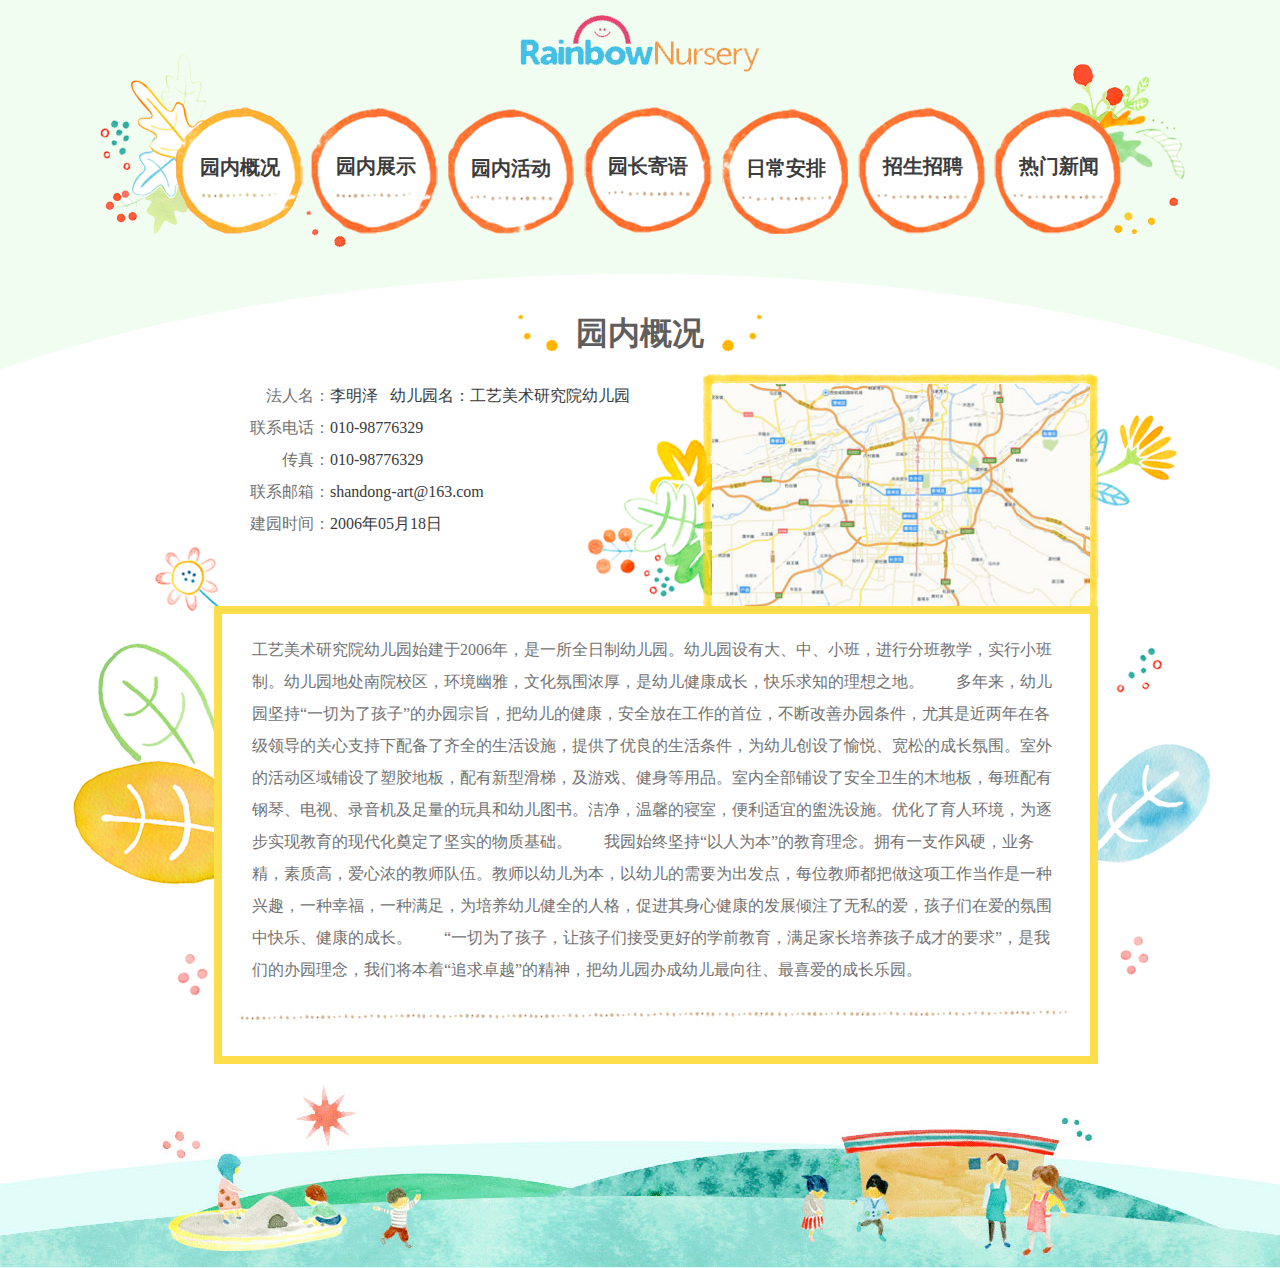
<file: yuanneigaikuang.html>
<!DOCTYPE html>
<html>
<head>
	<meta charset="utf-8">
	<meta name="renderer" content="webkit">
	<title>幼儿园</title>
	<link rel="stylesheet" type="text/css" href="css/style.css">
	<script type="text/javascript" src="js/require.min.js"></script>
</head>
<body>
<div class="container">
	<div class="pageTop pageTop2">
		<!-- 头部 -->
		<div class="head">
			<div class="newsBg"></div>
			<div class="imgbox3">
				<a href="index.html">
					<img src="images/logo.png">		
				</a>		
			</div>
			<div class="nav">
				<a href="yuanneigaikuang.html active" class="navLink1 active">园内概况</a>
				<a href="yuanneizhanshi.html" class="navLink2">园内展示</a>
				<a href="yuanneihuodong.html" class="navLink3">园内活动</a>
				<a href="yuanzhangjiyu.html" class="navLink4">园长寄语</a>
				<a href="arrange.html" class="navLink5">日常安排</a>
				<a href="zhaoshengzhaopin.html" class="navLink6">招生招聘</a>
				<a href="news.html" class="navLink7">热门新闻</a>
			</div>
		</div>
		<div class="center">
			<dl class="gaikuang">
				<dt class="bigTitle">园内概况</dt>
				<dd class="clearfix">
					<label>法人名：</label>
					<span>李明泽 &nbsp;&nbsp;幼儿园名：工艺美术研究院幼儿园 </span>
				</dd>
				<dd class="clearfix">
					<label>联系电话：</label>
					<span>010-98776329</span>
				</dd>
				<dd class="clearfix">
					<label>传真：</label>
					<span>010-98776329</span>
				</dd>
				<dd class="clearfix">
					<label>联系邮箱：</label>
					<span>shandong-art@163.com</span>
				</dd>
				<dd class="clearfix">
					<label>建园时间：</label>
					<span>2006年05月18日</span>
				</dd>
				<dd class="map">
					<img src="images/map.jpg">
				</dd>
			</dl>
			<div class="textCont mb20">
				<span class="bgimg1"></span>
				<span class="bgimg2"></span>
				<div class="detail">
					<span></span>
					<p>工艺美术研究院幼儿园始建于2006年，是一所全日制幼儿园。幼儿园设有大、中、小班，进行分班教学，实行小班制。幼儿园地处南院校区，环境幽雅，文化氛围浓厚，是幼儿健康成长，快乐求知的理想之地。　　多年来，幼儿园坚持“一切为了孩子”的办园宗旨，把幼儿的健康，安全放在工作的首位，不断改善办园条件，尤其是近两年在各级领导的关心支持下配备了齐全的生活设施，提供了优良的生活条件，为幼儿创设了愉悦、宽松的成长氛围。室外的活动区域铺设了塑胶地板，配有新型滑梯，及游戏、健身等用品。室内全部铺设了安全卫生的木地板，每班配有钢琴、电视、录音机及足量的玩具和幼儿图书。洁净，温馨的寝室，便利适宜的盥洗设施。优化了育人环境，为逐步实现教育的现代化奠定了坚实的物质基础。　　我园始终坚持“以人为本”的教育理念。拥有一支作风硬，业务精，素质高，爱心浓的教师队伍。教师以幼儿为本，以幼儿的需要为出发点，每位教师都把做这项工作当作是一种兴趣，一种幸福，一种满足，为培养幼儿健全的人格，促进其身心健康的发展倾注了无私的爱，孩子们在爱的氛围中快乐、健康的成长。　　“一切为了孩子，让孩子们接受更好的学前教育，满足家长培养孩子成才的要求”，是我们的办园理念，我们将本着“追求卓越”的精神，把幼儿园办成幼儿最向往、最喜爱的成长乐园。</p>
				</div>
			</div>
		</div>
		<!-- 头部end -->
	</div>
	<div class="pageBottom"></div>
</div>
<script type="text/javascript" src="js/controllers/newsCtrl.js"></script>
</body>
</html>
</file>
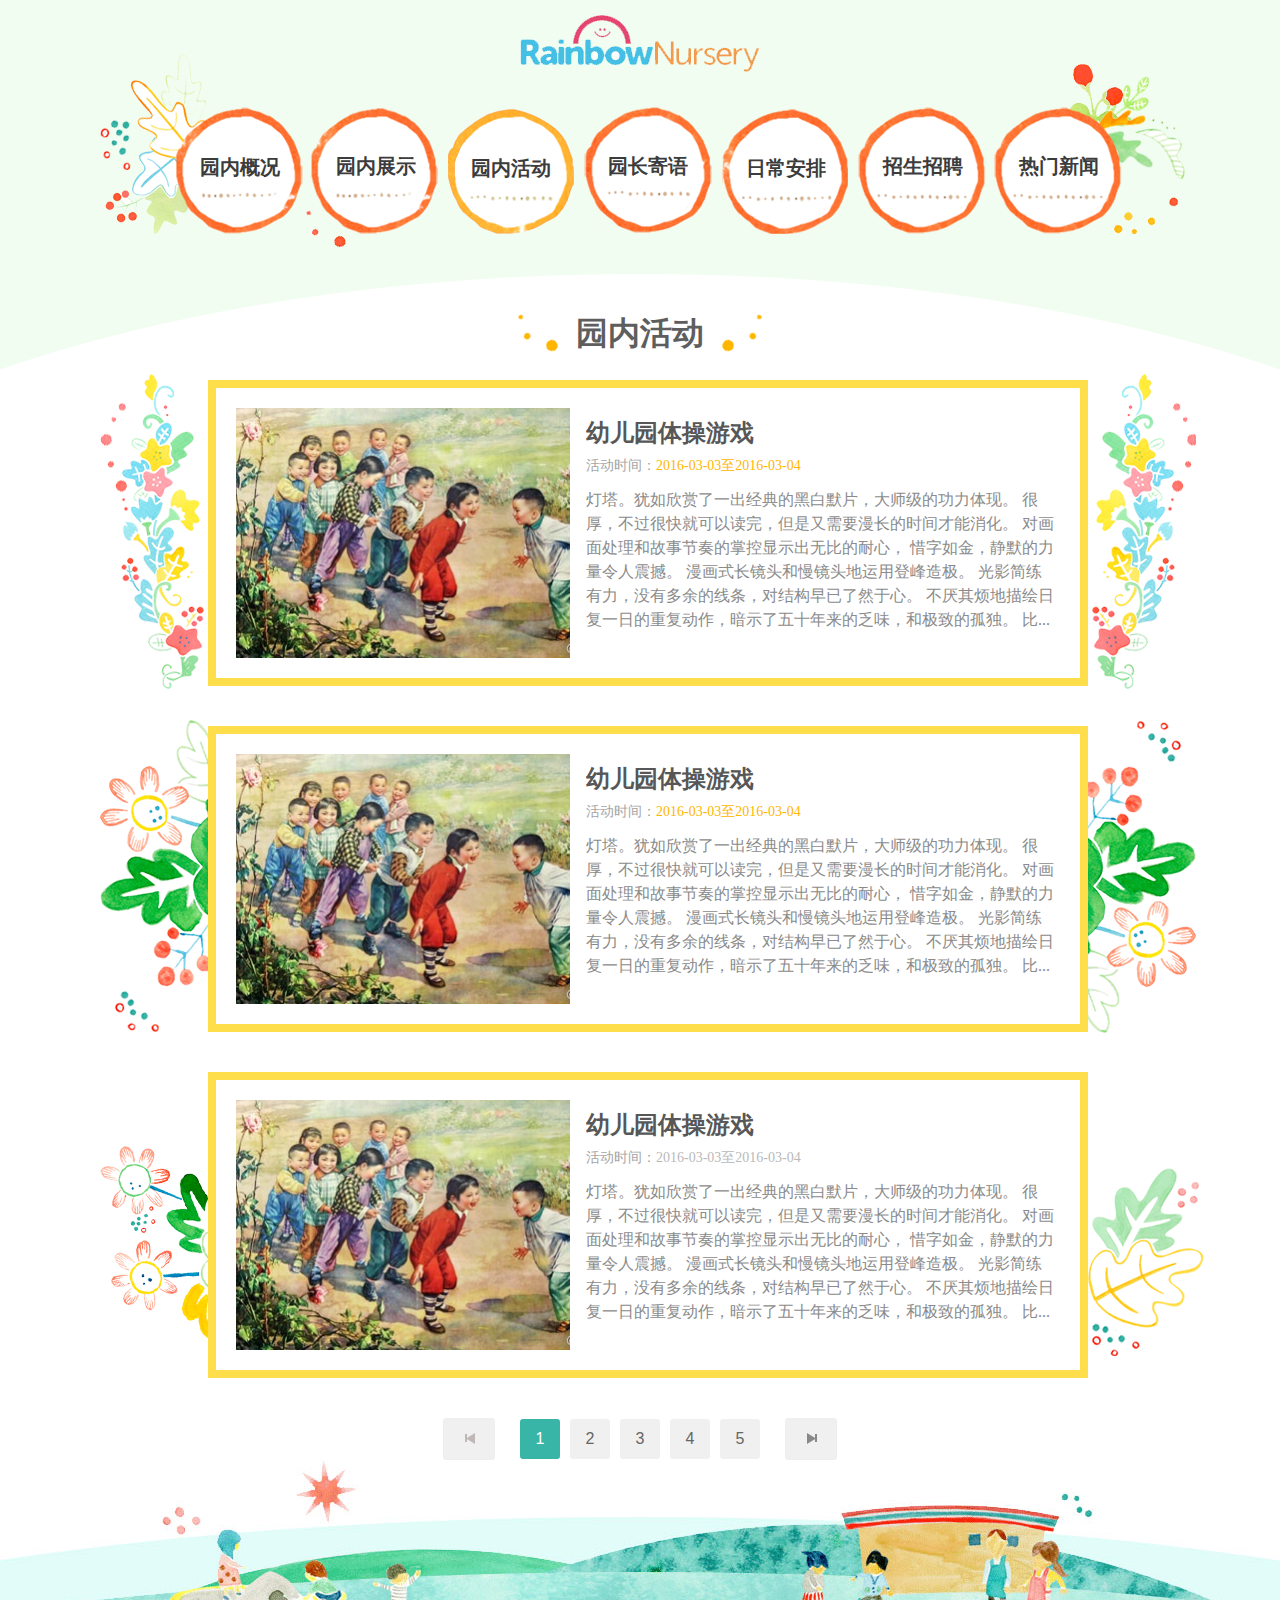
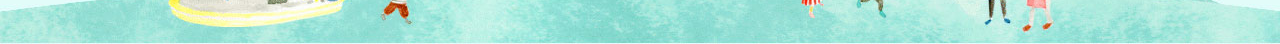
<file: yuanneihuodong.html>
<!DOCTYPE html>
<html>
<head>
	<meta charset="utf-8">
	<meta name="renderer" content="webkit">
	<title>幼儿园</title>
	<link rel="stylesheet" type="text/css" href="css/style.css">
	<script type="text/javascript" src="js/require.min.js"></script>
</head>
<body>
<div class="container">
	<div class="pageTop pageTop2">
		<!-- 头部 -->
		<div class="head">
			<div class="newsBg"></div>
			<div class="imgbox3">
				<a href="index.html">
					<img src="images/logo.png">		
				</a>		
			</div>
			<div class="nav">
				<a href="yuanneigaikuang.html" class="navLink1">园内概况</a>
				<a href="yuanneizhanshi.html" class="navLink2">园内展示</a>
				<a href="javascript:;" class="navLink3 active">园内活动</a>
				<a href="yuanzhangjiyu.html" class="navLink4">园长寄语</a>
				<a href="arrange.html" class="navLink5">日常安排</a>
				<a href="zhaoshengzhaopin.html" class="navLink6">招生招聘</a>
				<a href="news.html" class="navLink7">热门新闻</a>
			</div>
		</div>
		<div class="center">
			<div class="zhanshi">
				<h2 class="bigTitle">园内活动</h2>
				<div class="activeList">
					<ul>
						<!-- 活动还没结束 -->
						<li class="oneStyle">
							<a href="activeDetail.html" class="clearfix">
								<div class="imgbox7 fl">
									<img src="images/img13.jpg">
								</div>
								<div class="fl activeCont">
									<h2>幼儿园体操游戏</h2>
									<div class="activeTime active">活动时间：<span>2016-03-03至2016-03-04</span></div>
									<p>灯塔。犹如欣赏了一出经典的黑白默片，大师级的功力体现。 很厚，不过很快就可以读完，但是又需要漫长的时间才能消化。 对画面处理和故事节奏的掌控显示出无比的耐心， 惜字如金，静默的力量令人震撼。 漫画式长镜头和慢镜头地运用登峰造极。 光影简练有力，没有多余的线条，对结构早已了然于心。 不厌其烦地描绘日复一日的重复动作，暗示了五十年来的乏味，和极致的孤独。 比...</p>	
								</div>
							</a>
							<span class="bgimg1"></span>
							<span class="bgimg2"></span>
						</li>
						<!-- 活动还没结束 -->
						<li class="twoStyle">
							<a href="activeDetail.html" class="clearfix">
								<div class="imgbox7 fl">
									<img src="images/img13.jpg">
								</div>
								<div class="fl activeCont">
									<h2>幼儿园体操游戏</h2>
									<div class="activeTime active">活动时间：<span>2016-03-03至2016-03-04</span></div>
									<p>灯塔。犹如欣赏了一出经典的黑白默片，大师级的功力体现。 很厚，不过很快就可以读完，但是又需要漫长的时间才能消化。 对画面处理和故事节奏的掌控显示出无比的耐心， 惜字如金，静默的力量令人震撼。 漫画式长镜头和慢镜头地运用登峰造极。 光影简练有力，没有多余的线条，对结构早已了然于心。 不厌其烦地描绘日复一日的重复动作，暗示了五十年来的乏味，和极致的孤独。 比...</p>	
								</div>
							</a>
							<span class="bgimg1"></span>
							<span class="bgimg2"></span>
						</li>
						<!-- 活动已经结束 -->
						<li class="thereStyle">
							<a href="activeDetail.html" class="clearfix">
								<div class="imgbox7 fl">
									<img src="images/img13.jpg">
								</div>
								<div class="fl activeCont">
									<h2>幼儿园体操游戏</h2>
									<div class="activeTime">活动时间：<span>2016-03-03至2016-03-04</span></div>
									<p>灯塔。犹如欣赏了一出经典的黑白默片，大师级的功力体现。 很厚，不过很快就可以读完，但是又需要漫长的时间才能消化。 对画面处理和故事节奏的掌控显示出无比的耐心， 惜字如金，静默的力量令人震撼。 漫画式长镜头和慢镜头地运用登峰造极。 光影简练有力，没有多余的线条，对结构早已了然于心。 不厌其烦地描绘日复一日的重复动作，暗示了五十年来的乏味，和极致的孤独。 比...</p>	
								</div>
							</a>
							<span class="bgimg1"></span>
							<span class="bgimg2"></span>
						</li>
					</ul>
				</div>
				<!-- 分页 -->
				<div class="table-pages pageNav" id="pageNav"></div>
				<input type="hidden" class="currentPage" value="1">
				<input type="hidden" class="totalPage" value="10">
			</div>
		</div>
		<!-- 头部end -->	
	</div>
	<div class="pageBottom"></div>
</div>
<script type="text/javascript" src="js/controllers/yuanneihuodongCtrl.js"></script>
</body>
</html>
</file>
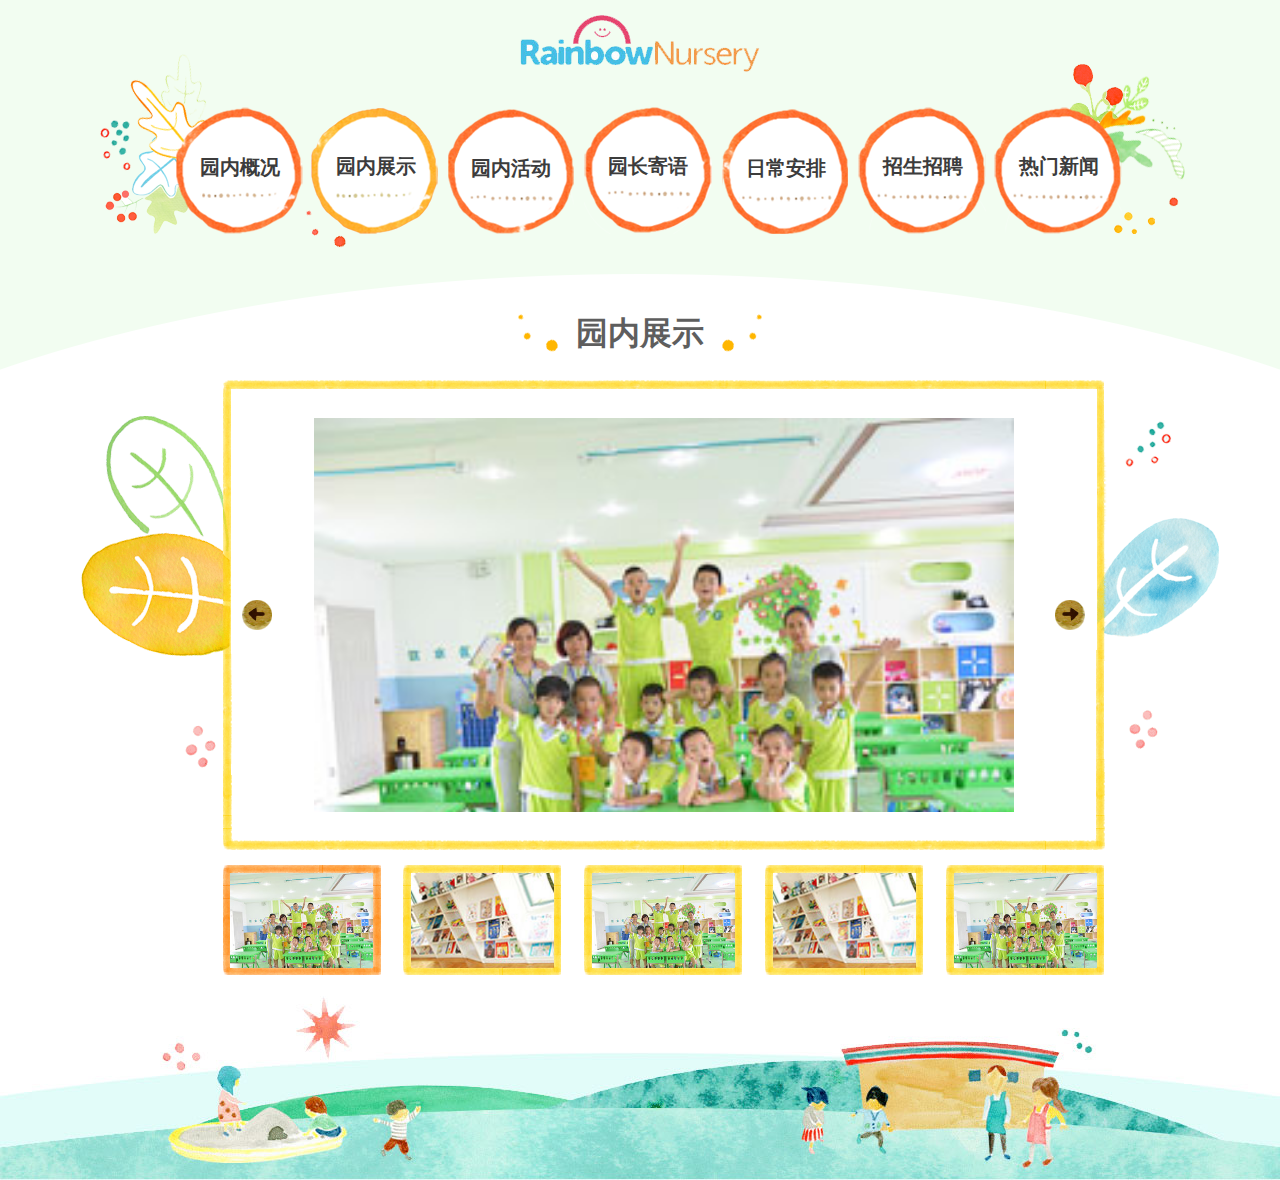
<file: yuanneizhanshi.html>
<!DOCTYPE html>
<html>
<head>
	<meta charset="utf-8">
	<meta name="renderer" content="webkit">
	<title>幼儿园</title>
	<link rel="stylesheet" type="text/css" href="css/style.css">
	<script type="text/javascript" src="js/require.min.js"></script>
</head>
<body>
<div class="container">
	<div class="pageTop pageTop2">
		<!-- 头部 -->
		<div class="head">
			<div class="newsBg"></div>
			<div class="imgbox3">
				<a href="index.html">
					<img src="images/logo.png">		
				</a>		
			</div>
			<div class="nav">
				<a href="yuanneigaikuang.html" class="navLink1">园内概况</a>
				<a href="yuanneizhanshi.html" class="navLink2 active">园内展示</a>
				<a href="yuanneihuodong.html" class="navLink3">园内活动</a>
				<a href="yuanzhangjiyu.html" class="navLink4">园长寄语</a>
				<a href="arrange.html" class="navLink5">日常安排</a>
				<a href="zhaoshengzhaopin.html" class="navLink6">招生招聘</a>
				<a href="news.html" class="navLink7">热门新闻</a>
			</div>
		</div>
		<div class="center">
			<div class="zhanshi">
				<h2 class="bigTitle">园内展示</h2>
				<div class="zhanshiCont mb20">
					<span class="bgimg1"></span>
					<span class="bgimg2"></span>
					<div class="tabBox">
						<a href="javascript:;" class="prevBtn"></a>
						<a href="javascript:;" class="nextBtn"></a>
						<ul>
							<li style="opacity:1;">
								<img src="images/img4.jpg">
							</li>
							<li>
								<img src="images/img7.jpg">
							</li>
							<li>
								<img src="images/img4.jpg">
							</li>
							<li>
								<img src="images/img7.jpg">
							</li>
							<li>
								<img src="images/img4.jpg">
							</li>
							<li>
								<img src="images/img7.jpg">
							</li>
							<li>
								<img src="images/img4.jpg">
							</li>
						</ul>
					</div>
					<div class="smallImg">
						<ol class="clearfix">
							<li class="active">
								<a href="javascript:;">
									<img src="images/img4.jpg">
								</a>
							</li>
							<li>
								<a href="javascript:;">
									<img src="images/img7.jpg">
								</a>
							</li>
							<li>
								<a href="javascript:;">
									<img src="images/img4.jpg">
								</a>
							</li>
							<li>
								<a href="javascript:;">
									<img src="images/img7.jpg">
								</a>
							</li>
							<li>
								<a href="javascript:;">
									<img src="images/img4.jpg">
								</a>
							</li>
							<li>
								<a href="javascript:;">
									<img src="images/img7.jpg">
								</a>
							</li>
							<li>
								<a href="javascript:;">
									<img src="images/img4.jpg">
								</a>
							</li>
						</ol>
					</div>
				</div>
			</div>
		</div>
		<!-- 头部end -->	
	</div>
	<div class="pageBottom"></div>
</div>
<script type="text/javascript" src="js/controllers/yuanneizhanshiCtrl.js"></script>
</body>
</html>
</file>
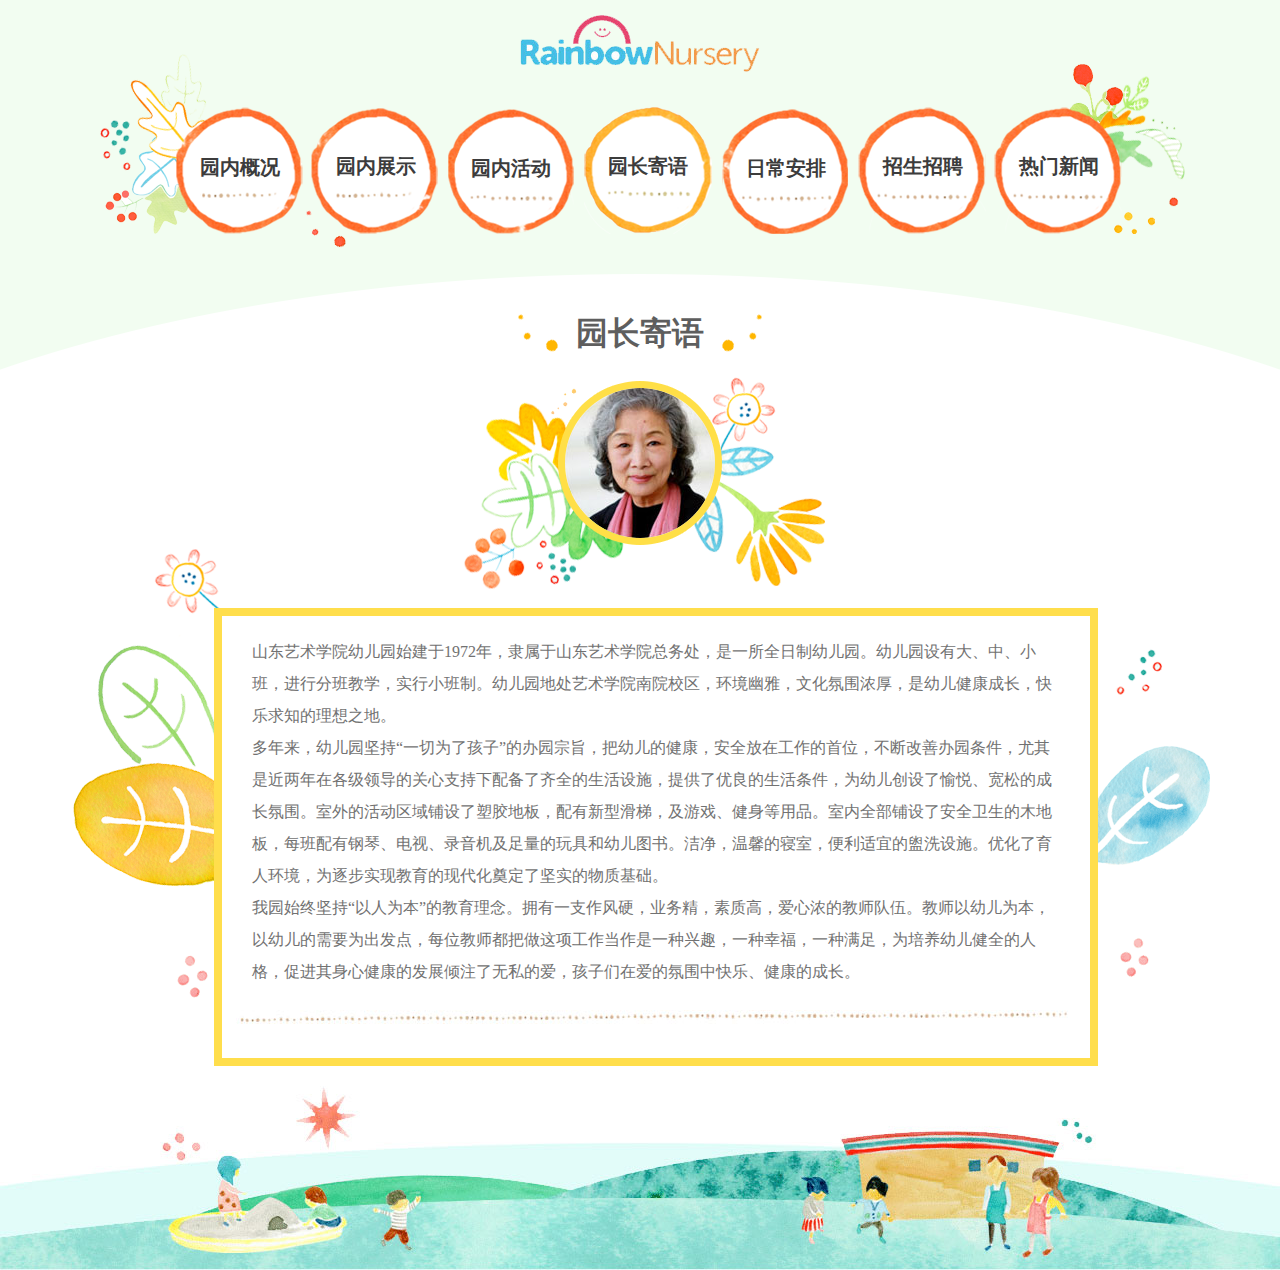
<file: yuanzhangjiyu.html>
<!DOCTYPE html>
<html>
<head>
	<meta charset="utf-8">
	<meta name="renderer" content="webkit">
	<title>幼儿园</title>
	<link rel="stylesheet" type="text/css" href="css/style.css">
	<script type="text/javascript" src="js/require.min.js"></script>
</head>
<body>
<div class="container">
	<div class="pageTop pageTop2">
		<!-- 头部 -->
		<div class="head">
			<div class="newsBg"></div>
			<div class="imgbox3">
				<a href="index.html">
					<img src="images/logo.png">		
				</a>		
			</div>
			<div class="nav">
				<a href="yuanneigaikuang.html active" class="navLink1">园内概况</a>
				<a href="yuanneizhanshi.html" class="navLink2">园内展示</a>
				<a href="yuanneihuodong.html" class="navLink3">园内活动</a>
				<a href="yuanzhangjiyu.html" class="navLink4 active">园长寄语</a>
				<a href="arrange.html" class="navLink5">日常安排</a>
				<a href="zhaoshengzhaopin.html" class="navLink6">招生招聘</a>
				<a href="news.html" class="navLink7">热门新闻</a>
			</div>
		</div>
		<div class="center">
			<h2 class="bigTitle">园长寄语</h2>
			<div class="headface">
				<div class="imgbox5">
					<img src="images/headface.jpg">
				</div>
				<span></span>
			</div>
			<div class="textCont mb20">
				<span class="bgimg1"></span>
				<span class="bgimg2"></span>
				<div class="detail">
					<span></span>
					<p>山东艺术学院幼儿园始建于1972年，隶属于山东艺术学院总务处，是一所全日制幼儿园。幼儿园设有大、中、小班，进行分班教学，实行小班制。幼儿园地处艺术学院南院校区，环境幽雅，文化氛围浓厚，是幼儿健康成长，快乐求知的理想之地。</p>
					<p>多年来，幼儿园坚持“一切为了孩子”的办园宗旨，把幼儿的健康，安全放在工作的首位，不断改善办园条件，尤其是近两年在各级领导的关心支持下配备了齐全的生活设施，提供了优良的生活条件，为幼儿创设了愉悦、宽松的成长氛围。室外的活动区域铺设了塑胶地板，配有新型滑梯，及游戏、健身等用品。室内全部铺设了安全卫生的木地板，每班配有钢琴、电视、录音机及足量的玩具和幼儿图书。洁净，温馨的寝室，便利适宜的盥洗设施。优化了育人环境，为逐步实现教育的现代化奠定了坚实的物质基础。</p>
					<p>我园始终坚持“以人为本”的教育理念。拥有一支作风硬，业务精，素质高，爱心浓的教师队伍。教师以幼儿为本，以幼儿的需要为出发点，每位教师都把做这项工作当作是一种兴趣，一种幸福，一种满足，为培养幼儿健全的人格，促进其身心健康的发展倾注了无私的爱，孩子们在爱的氛围中快乐、健康的成长。</p>
				</div>
			</div>
		</div>
		<!-- 头部end -->	
	</div>
	<div class="pageBottom"></div>
</div>
</body>
</html>
</file>
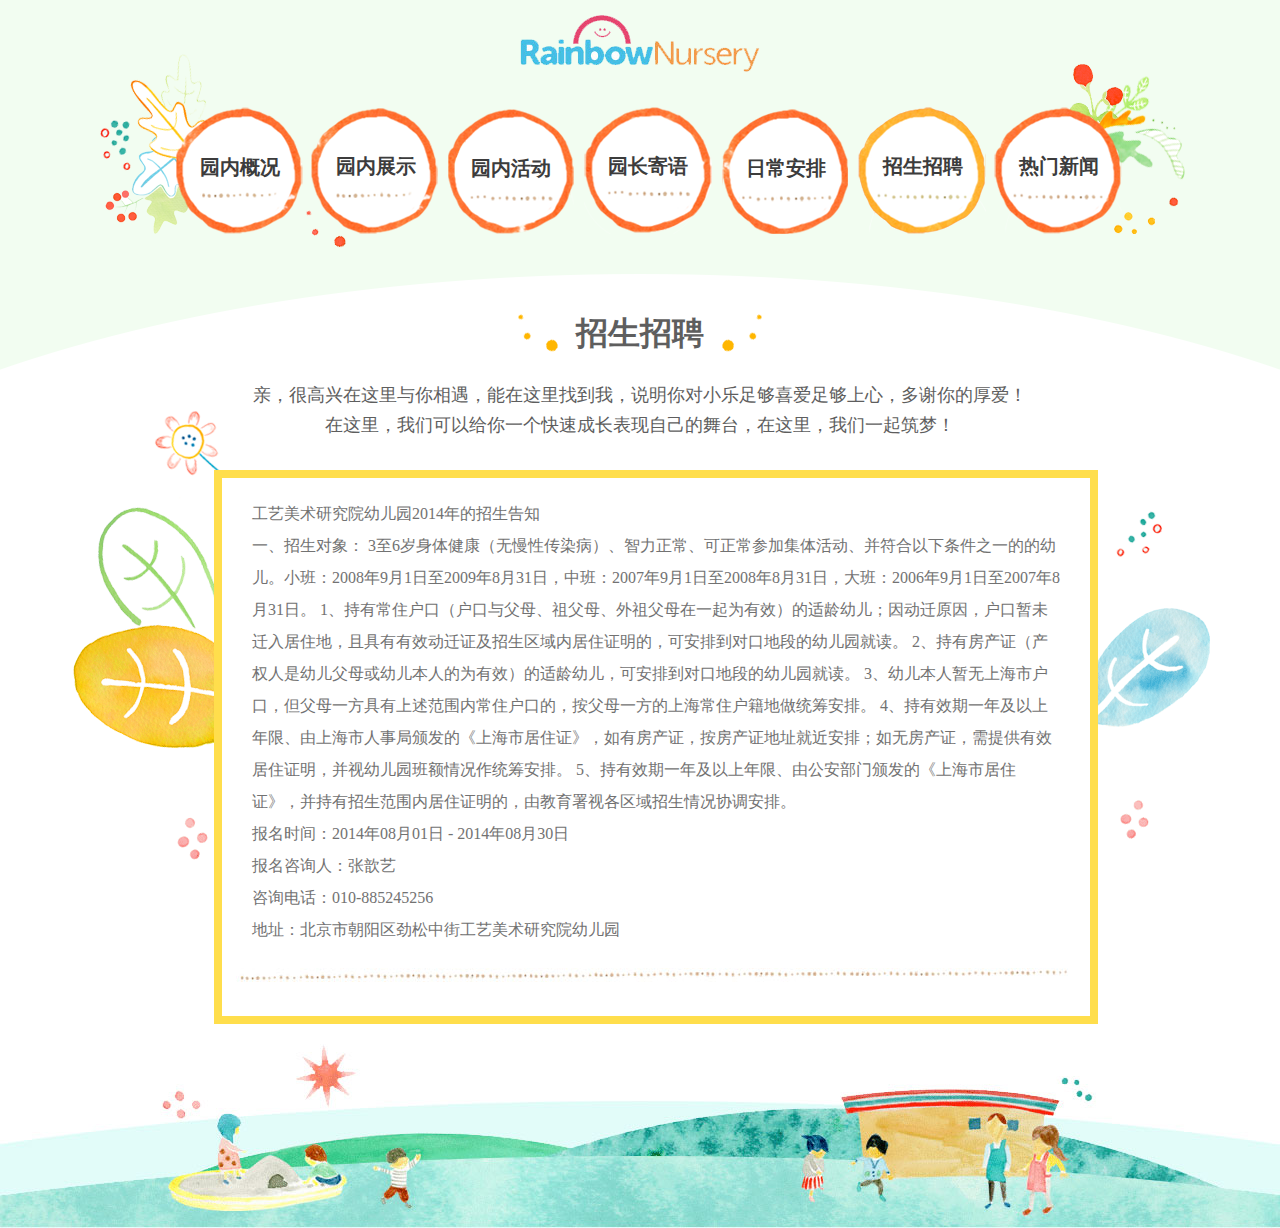
<file: zhaoshengzhaopin.html>
<!DOCTYPE html>
<html>
<head>
	<meta charset="utf-8">
	<meta name="renderer" content="webkit">
	<title>幼儿园</title>
	<link rel="stylesheet" type="text/css" href="css/style.css">
	<script type="text/javascript" src="js/require.min.js"></script>
</head>
<body>
<div class="container">
	<div class="pageTop pageTop2">
		<!-- 头部 -->
		<div class="head">
			<div class="newsBg"></div>
			<div class="imgbox3">
				<a href="index.html">
					<img src="images/logo.png">		
				</a>		
			</div>
			<div class="nav">
				<a href="yuanneigaikuang.html active" class="navLink1">园内概况</a>
				<a href="yuanneizhanshi.html" class="navLink2">园内展示</a>
				<a href="yuanneihuodong.html" class="navLink3">园内活动</a>
				<a href="yuanzhangjiyu.html" class="navLink4">园长寄语</a>
				<a href="arrange.html" class="navLink5">日常安排</a>
				<a href="zhaoshengzhaopin.html" class="navLink6 active">招生招聘</a>
				<a href="news.html" class="navLink7">热门新闻</a>
			</div>
		</div>
		<div class="center">
			<h2 class="bigTitle">招生招聘</h2>
			<p class="textCenter mb30">亲，很高兴在这里与你相遇，能在这里找到我，说明你对小乐足够喜爱足够上心，多谢你的厚爱！在这里，我们可以给你一个快速成长表现自己的舞台，在这里，我们一起筑梦！</p>
			<div class="textCont mb20">
				<span class="bgimg1"></span>
				<span class="bgimg2"></span>
				<div class="detail">
					<span></span>
					<p>工艺美术研究院幼儿园2014年的招生告知</p>
					<p>一、招生对象： 3至6岁身体健康（无慢性传染病）、智力正常、可正常参加集体活动、并符合以下条件之一的的幼儿。小班：2008年9月1日至2009年8月31日，中班：2007年9月1日至2008年8月31日，大班：2006年9月1日至2007年8月31日。 1、持有常住户口（户口与父母、祖父母、外祖父母在一起为有效）的适龄幼儿；因动迁原因，户口暂未迁入居住地，且具有有效动迁证及招生区域内居住证明的，可安排到对口地段的幼儿园就读。 2、持有房产证（产权人是幼儿父母或幼儿本人的为有效）的适龄幼儿，可安排到对口地段的幼儿园就读。 3、幼儿本人暂无上海市户口，但父母一方具有上述范围内常住户口的，按父母一方的上海常住户籍地做统筹安排。 4、持有效期一年及以上年限、由上海市人事局颁发的《上海市居住证》，如有房产证，按房产证地址就近安排；如无房产证，需提供有效居住证明，并视幼儿园班额情况作统筹安排。 5、持有效期一年及以上年限、由公安部门颁发的《上海市居住证》，并持有招生范围内居住证明的，由教育署视各区域招生情况协调安排。 </p>
					<p>报名时间：2014年08月01日 - 2014年08月30日 </p>
					<p>报名咨询人：张歆艺 </p>
					<p>咨询电话：010-885245256 </p>
					<p>地址：北京市朝阳区劲松中街工艺美术研究院幼儿园 </p>
				</div>
			</div>
		</div>
		<!-- 头部end -->	
	</div>
	<div class="pageBottom"></div>
</div>
</body>
</html>
</file>
<file: css/style.css>
/*公共样式*/
body,h1,h2,h3,h4,h5,h6,ul,ol,li,dl,dt,dd,div,p,form,input,select,option,button,table,tr,td,th,a{margin:0; padding:0;}
a{outline:none;blr:expression(this.onFocus=this.blur()); text-decoration:none;}/*去掉a标签的虚线框，避免出现奇怪的选中区域*/
:focus{outline:0;}
table{empty-cells:show;border-collapse:collapse;border-spacing:0;}
ul,ol,li{list-style:none;}
abbr,acronym{border:0;font-variant:normal}
input,button,textarea,select,optgroup,option{font-family:inherit;font-size:inherit;font-style:inherit;font-weight:inherit}
input,button,textarea,select{*font-size:100%}
a,img{border:0;}
.clearfix:after{content:".";clear:both;display:block;line-height:0; font-size: 0;}
.clearfix{*zoom:1;}
.fl{float:left;_display:inline;}
.fr{float:right;}
input,button,select,textarea{outline:none}
input{outline:medium;}
input:focus {
    outline:none;
}
textarea{resize:none;border:1px solid #cdcdcd;}
body{font-family:"微软雅黑";}
select,input{border: none 0;}
input::-ms-clear{display: none;}
img{width: 100%;display: block;}
.w206{width: 206px;}
.mb16{margin-bottom: 16px;}
.mb34{margin-bottom: 34px;}
.pl70{padding-left: 70px;}
.mr34{margin-right: 34px;}
.mb10{margin-bottom: 10px;}
.mb20{margin-bottom: 20px;}
.mb30{margin-bottom: 30px;}
.pt30{padding-top: 30px;}
.pl30{padding-left: 30px;}
.pr30{padding-right: 30px;}
.mt10{margin-top: 10px;}  
.mt40{margin-top: 40px;}
/*自定义布局*/
/*分页样式*/
.pageNav{text-align:center;}
.pageNav span{display:inline-block;*zoom: 1;*display: inline;vertical-align: middle;color: #666;font-size: 16px;}
.pageNav a{display:inline-block;padding:0 5px;vertical-align: middle;color: #666;font-size: 14px;}
.pageNav a{height: 40px;line-height: 40px;background: #f0f0f0;border-radius: 3px;}
.pageNav a.page-num{padding: 0;width:40px;text-align: center;font-size: 16px;font-family: "Arial";margin:0 5px;}
.pageNav a.page-num:hover{background:#39b5a8;color:#fff;}
.pageNav a.page-num.on{color:#fff;background: #39b5a8;}
.pageNav .prevPage.disable,.pageNav .nextPage.disable{color:#C0B7B7;}
.pageNav .prevPage,.pageNav .nextPage{width: 40px;background:#f0f0f0 url(../img/pager_bg.png) no-repeat;border:1px solid #eee;}
.pageNav .prevPage{background-position: 21px 14px;margin-right: 20px;}
.pageNav .nextPage{background-position: -21px 14px;margin-left: 20px;}
.pageNav .prevPage.disable{background-position: 21px -20px;}
.pageNav .nextPage.disable{background-position: -21px -20px;}
/*头部*/
.pageTop1{background: url(../images/headBg.png) no-repeat center 0;}
.pageBottom{height: 184px;background: url(../images/footBg.jpg) no-repeat center 0px;}
.header{position:relative;width: 1100px;height:641px;margin: 0 auto;padding-top: 140px;}
.header span.bgImg{position: absolute;left: -130px;top: 0;width: 1247px;height: 781px;background: url(../images/bg1.png) no-repeat;}
.imgbox{position:relative;width: 876px;height: 459px;margin: 0 auto;overflow: hidden;}
.imgbox ul li{position:absolute;left:0;top:0;opacity: 0;width: 876px;height: 459px;overflow: hidden;}
.header .nav a{position:absolute;color: #3c3c3c;font-weight:bold;font-size: 20px;width: 141px;height: 141px;line-height:130px;text-align:center;}
.header .nav a.navLink1{left: 209px;top: 584px;}
.header .nav a.navLink2{left: 356px;top: 622px;}
.header .nav a.navLink3{left: 509px;top: 630px;}
.header .nav a.navLink4{left: 661px;top: 609px;}
.header .nav a.navLink5{left: 804px;top: 550px;}
.header .nav a.navLink6{left: 935px;top: 470px;}
.header .nav a.navLink7{left: 79px;top: 502px;}
.header .nav a.navLink1:hover{background: url(../images/icon4.png) no-repeat;}
.header .nav a.navLink2:hover{background: url(../images/icon4.png) no-repeat -164px -3px;}
.header .nav a.navLink3:hover{background: url(../images/icon4.png) no-repeat -324px -5px;}
.header .nav a.navLink4:hover{background: url(../images/bg12.png) no-repeat;}
.header .nav a.navLink5:hover{background: url(../images/icon4.png) no-repeat -166px -158px;}
.header .nav a.navLink6:hover{background: url(../images/icon4.png) no-repeat -324px -160px;}
.header .nav a.navLink7:hover{background: url(../images/icon4.png) no-repeat -164px -3px;}
.header h1{position: absolute;left: 50%;top:20px;margin-left:-120px;width: 240px;height:57px;overflow:hidden;}
.header h1 img{width: auto;height: 100%;}
.center{width: 1100px;margin:0 auto;}
.notice{width:518px;padding:66px 0 0 204px;background: url(../images/icon.png) no-repeat -432px -202px;}
.menu dt{position:relative;padding-left:38px;color: #39b5a8;font-size: 18px;font-weight: bold;height:34px;line-height: 30px;background: url(../images/icon.png) no-repeat -2px 30px;margin-bottom: 18px;}
.menu dt i,.menu dt span{position: absolute;width: 20px;height: 20px;background: url(../images/icon.png) no-repeat -2px -102px;}
.menu dt i{left: 16px;top: 0;}
.menu dt span{left: 114px;top: 2px;height: 20px;background-position: -48px -100px;}
.menu dt a{position: absolute;right: 0;top:4px;color:#5abedc;font-size: 16px;font-weight: normal;}
.menu dt a:hover{text-decoration: underline;}
.menu dd{width:466px;height:34px;white-space:nowrap;overflow:hidden;text-overflow:ellipsis;line-height:30px;font-size: 16px;margin:0 0 12px 34px;background: url(../images/icon.png) no-repeat 2px -52px;}
.menu dd a{color:#525353;}
.menu dd a:hover{color: #39b5a8;}
.menu dd span{display: inline-block;width: 16px;height: 10px;background: url(../images/icon.png) no-repeat -102px -110px;}
.loginbox{position:relative;width:378px;height:440px;}
.loginbox .imgbg{position: absolute;left:-20px;top:-32px;width:406px;height:440px;background: url(../images/icon.png) no-repeat 0 -126px;}
.loginCont{position: absolute;left: 20px;top: 100px;width: 310px;height: 200px;padding: 20px 18px 0 10px;}
.inputbox{position: relative;}
.inputbox label{width: 70px;line-height:44px;text-align: right;font-size: 16px;color: #ff722e;}
.inputbox input{border: 1px solid #fee048;height: 16px;line-height: 16px;font-size: 14px;color: #525353;padding: 13px 10px;border-radius: 5px;}
.loginBtn{width:120px;height:38px;line-height:38px;text-align:center;border:2px solid #ffb600;background:#ffcb00;color: #fff;font-size: 18px;border-radius: 5px;}
.schoolTrip{width:443px;height:112px;margin: 0 auto;background: url(../images/bg3.png) no-repeat;}
a.more{color: #5abedc;font-size: 16px;}
a.more:hover{text-decoration: underline;}
a.more span{color: #ade3ed;}
.mytitle{position:relative;margin-left:88px;margin-right:116px;padding-left:38px;color: #39b5a8;font-size: 18px;height:34px;line-height: 30px;background: url(../images/border.png) no-repeat -2px 30px;margin-bottom: 32px;}
.mytitle i,.mytitle span{position: absolute;width: 20px;height: 20px;background: url(../images/icon.png) no-repeat -2px -102px;}
.mytitle i{left: 16px;top: 0;}
.mytitle span{left: 114px;top: 2px;height: 20px;background-position: -48px -100px;}
.mytitle a.more{position: absolute;right: 0;top: 2px;}
.scrolling{width:972px;margin-left: 44px;margin-right: 88px;overflow: hidden;}
.scrolling ul{position: relative;}
.scrolling ul li{float:left;width: 300px;height: 200px;overflow: hidden;margin-right: 6px;padding: 9px;background: url(../images/icon2.png) no-repeat -164px 0;}
.schoolShow{position: relative;margin-bottom: 54px;}
.schoolShow .bgimg1{position: absolute;left: 0;top: -14px;width:102px;height: 114px;background: url(../images/icon2.png) no-repeat;}
.schoolShow .bgimg2{position: absolute;right: 0;top: 16px;width:150px;height: 200px;background: url(../images/icon2.png) no-repeat 0 -140px;}
.recruit{position: relative;}
.recruit .bgimg1{position: absolute;left: 0;top: -46px;width:102px;height: 170px;background: url(../images/icon3.png) no-repeat;z-index:2;}
.recruit .bgimg2{position: absolute;right: 0;top: -24px;width:104px;height: 180px;background: url(../images/icon3.png) no-repeat -280px 0;z-index:2;}
.recruit .bgimg3{position: absolute;left: 830px;top: -24px;width:162px;height: 60px;background: url(../images/icon3.png) no-repeat -112px 0;}
.recCont{position:relative;height: 758px;background: url(../images/bg4.jpg) no-repeat;}
.teacher{position: absolute;left:162px;top: 130px;width: 278px;line-height: 32px;font-size: 16px;color: #787878;}
.imgbox2{width: 278px;height: 208px;overflow: hidden;}
.student{position: absolute;left:698px;top: 224px;width: 278px;line-height: 32px;font-size: 16px;color: #787878;}
/*热门新闻*/
.head{position: relative;height: 260px;width: 1100px;margin: 0 auto;padding-top: 54px;}
.pageTop2{background: url(../images/headBg.png) no-repeat center -900px;}
.newsBg{width: 1100px;height: 207px;background: url(../images/bg4.png) no-repeat 10px 0;}
.head .imgbox3{position:absolute;left:50%;top:15px;margin-left:-120px;}
.imgbox3{width:240px;height: 100px;margin: 0 auto;}
.head .nav a{position:absolute;color: #3c3c3c;font-weight:bold;font-size: 20px;width: 128px;height: 128px;line-height:120px;text-align:center;}
.head .nav a.navLink1{left: 86px;top: 107px;}
.head .nav a.navLink2{left: 222px;top: 106px;}
.head .nav a.navLink3{left: 357px;top: 108px;}
.head .nav a.navLink4{left: 494px;top: 106px;}
.head .nav a.navLink5{left: 632px;top: 108px;}
.head .nav a.navLink6{left: 769px;top: 106px;}
.head .nav a.navLink7{left: 905px;top: 106px;}
.head .nav a.navLink1:hover{background:url(../images/icon7.png) no-repeat; }
.head .nav a.navLink2:hover{background:url(../images/icon7.png) no-repeat -147px 0;}
.head .nav a.navLink3:hover{background:url(../images/icon7.png) no-repeat -298px 0;}
.head .nav a.navLink4:hover{background:url(../images/icon7.png) no-repeat 0 -140px;}
.head .nav a.navLink5:hover{background:url(../images/icon7.png) no-repeat -155px -140px;}
.head .nav a.navLink6:hover{background:url(../images/icon7.png) no-repeat -300px -140px;}
.head .nav a.navLink7:hover{background:url(../images/icon7.png) no-repeat -300px -140px;}
.head .nav a.navLink1.active{background:url(../images/icon7.png) no-repeat; }
.head .nav a.navLink2.active{background:url(../images/icon7.png) no-repeat -147px 0;}
.head .nav a.navLink3.active{background:url(../images/icon7.png) no-repeat -298px 0;}
.head .nav a.navLink4.active{background:url(../images/icon7.png) no-repeat 0 -140px;}
.head .nav a.navLink5.active{background:url(../images/icon7.png) no-repeat -155px -140px;}
.head .nav a.navLink6.active{background:url(../images/icon7.png) no-repeat -300px -140px;}
.head .nav a.navLink7.active{background:url(../images/icon7.png) no-repeat -300px -140px;}
.xinxianshi{position:relative;width: 812px;height: 582px;padding:124px 144px 0;background: url(../images/bg5.png) no-repeat;}
.xinxianshi h2{position:absolute;left:214px;top:8px;width:222px;height:42px;text-align:center;line-height:42px;font-size: 22px;color: #ff7431;}
.overf{position:relative;width:658px;height: 370px;overflow: hidden;margin: 0 auto; }
.overf ul{position:relative;width: 3290px;}
.overf ul li{float:left;width: 658px;height: 370px;overflow: hidden;}
.lunbo{position: relative;}
.prevBtn,.nextBtn{position: absolute;width:32px;height:30px;background: url(../images/arrow.png) no-repeat 0 -43px;}
.nextBtn{background-position:-42px -43px;}
.lunbo .prevBtn{left: 24px;top: 160px;}
.lunbo .nextBtn{right: 24px;top: 160px;}
.prevBtn:hover{background-position: 0 0;}
.nextBtn:hover{background-position:-42px 0;}
.xinxianDetail{position:relative;height:78px;padding: 10px 130px 0 96px;overflow: hidden;text-overflow:ellipsis;}
.xinxianDetail span{position: absolute;left:80px;top:18px;width: 6px;height: 6px;background: url(../images/icon.png) no-repeat -103px -111px; }
.xinxianDetail p{font-size: 16px;color: #5d5e5e;line-height: 26px;}
.xinxianshi ol{width: 75px;margin: 0 auto;}
.xinxianshi ol li{float: left;width: 5px;height: 18px;padding: 0 5px;}
.xinxianshi ol li a{display: block;width:5px;height:18px;background: #ffc7ad;border-radius: 5px;}
.xinxianshi ol li.active a{background: #ff7431;}
.xinxianshi ol li a:hover{background: #ff7431;}

/*新闻详情*/
.pageTop3{background: url(../images/headBg.png) no-repeat center -1032px;}
.head2{position:relative;width:1100px;height: 146px;margin: 0 auto 20px;}
.head2 span{position: absolute;left:364px;top: 52px;width:28px;height:38px;background: url(../images/icon6.png) no-repeat; }
.newsDetail{position: relative;padding:82px 131px 0;margin-bottom:90px;background: url(../images/bg6.png) no-repeat 75px 0;}
.newsDetail h2{position:absolute;left:214px;top:8px;width:140px;height:42px;text-align:center;line-height:42px;font-size: 22px;color: #ff7431;}
.newsDetail .listBtn{position: absolute;right: 132px;top: 20px;width: 120px;height: 38px;text-align:center;line-height:38px;background: #f98a55;color:#fff;border-radius:3px;border: 3px solid #ff7431;}
.newsCont{border: 12px solid #ff7431;padding: 36px 30px 70px;min-height:302px;}
.newsCont h3{text-align: center;font-size: 28px;color: #494949;margin-bottom: 10px;}
.subTitle{font-size: 16px;color: #8f8e8e;text-align: center;margin-bottom: 30px;}
.subTitle span{color: #ffb600;}
.imgbox4{width: 658px;overflow: hidden;margin: 0 auto 20px;}
.articalImg p{margin-bottom:26px;line-height:26px;font-size: 16px;color: #5d5e5e;}
/*日常安排*/
.bigTitle{width: 244px;height: 38px;background: url(../images/bg10.png) no-repeat;text-align: center;line-height: 38px;font-size: 32px;color: #5e5e5e;font-weight: bold;margin: 0 auto 28px;}
.arrange dd{position: relative;width:868px;height:454px;padding: 8px;margin:0 0 10px 124px;background: url(../images/border3.png) no-repeat;}
.arrange dd .bgimg1{position: absolute;left: -141px;top: 36px;width: 142px;height: 352px;background: url(../images/bgimg1.png) no-repeat;}
.arrange dd .bgimg2{position: absolute;right: -114px;top: 36px;width: 116px;height: 332px;background: url(../images/bgimg2.png) no-repeat;}
.arrangeDetail ul{position:relative;width: 868px;height: 374px;overflow: hidden;}
.arrangeDetail ul li{position:absolute;left:0;top:0;width:688px;height:340px;text-align: center;opacity:0;padding: 34px 80px 0 100px;}
.arrangeDetail ul li strong{font-size: 36px;color: #65b2e3;}
.arrangeDetail ul li p{width:286px;height:210px;overflow:hidden;text-overflow:ellipsis;margin-right:54px;line-height:46px;font-size: 26px;color: #737373;text-align: left;}
.arrangeDetail ul li .imgbox6{width: 340px;height: 210px;overflow: hidden;}
.arrangeDetail .prevBtn{left: 14px;top: 50%;margin-top: -16px;}
.arrangeDetail .nextBtn{right: 14px;top: 50%;margin-top: -16px;}
.roundBox{max-width:816px;overflow: hidden;}
.overPart{position:relative;background: url(../images/border5.png) repeat-x 0 10px;}
.roundBox a{float:left;width: 38px;height: 38px;font-size:16px;color:#81cee3;text-align:center;line-height:38px;font-weight:bold;margin:0 15px;background: url(../images/round.png) no-repeat -68px 0;}
.roundBox a.on{background-position: 0 0;color: #fff;}
/*园内概况*/
.gaikuang{position: relative;height:292px;overflow: hidden;}
.gaikuang dd{font-size: 16px;color: #3a3a3a;padding-left: 150px;line-height:32px;}
.gaikuang dd label{float:left;color: #727272;width: 90px;text-align: right;}
.gaikuang dd span{float:left;}
.gaikuang .map{position:absolute;right:12px;top:60px;padding:10px 88px 0 126px;width:378px;height: 224px;overflow:hidden;background:url(../images/bg9.png) no-repeat; }
.textCont{position: relative;}
.textCont .detail{position:relative;min-height:320px;margin-left:124px;width: 808px;padding:20px 30px 70px;border: 8px  solid #ffde4c;}
.textCont .detail p{line-height:32px;font-size: 16px;color: #727272;}
.textCont .detail span{position:absolute;bottom:34px;left:14px;background: url(../images/bg14.jpg) no-repeat;width: 834px;height: 14px;}
.textCont .bgimg1{position: absolute;left:-17px;top:-60px;width: 152px;height: 450px;background: url(../images/bg13.png) no-repeat;}
.textCont .bgimg2{position: absolute;right:-22px;top:40px;width: 116px;height: 334px;background: url(../images/bg15.png) no-repeat;}

/*园内展示*/
.zhanshiCont{position:relative;padding-left:132px;}
.zhanshiCont .bgimg1{position: absolute;left: -9px;top: 36px;width: 142px;height: 352px;background: url(../images/bgimg1.png) no-repeat;}
.zhanshiCont .bgimg2{position: absolute;right: -30px;top: 40px;width: 116px;height: 332px;background: url(../images/bgimg2.png) no-repeat;}
.tabBox{position:relative;padding: 38px 92px;width: 700px;height: 394px;background: url(../images/border3.png) no-repeat;margin-bottom: 15px;}
.tabBox .prevBtn{top: 50%;left: 20px;margin-top: -15px;}
.tabBox .nextBtn{top: 50%;right: 20px;margin-top: -15px;}
.tabBox ul{position:relative;width: 700px;height: 394px;margin-bottom: 15px;}
.tabBox li{position: absolute;left: 0;top: 0;opacity: 0;width: 700px;height: 394px;overflow: hidden;}
.smallImg{width: 884px;overflow: hidden;}
.smallImg ol{position:relative;width:905px;}
.smallImg ol li{float: left;padding:8px;width:143px;height:95px;background: url(../images/border2.png) no-repeat -181px 0;margin-right: 22px;}
.smallImg ol li.active{background-position: 1px 0;}
.smallImg ol li a{display: block;width:143px;height:95px;overflow: hidden;}
.smallImg ol li a:hover{opacity: 0.6;filter:alpha(opacity:60);}
/*园长寄语*/
.headface{position:relative;width:150px;height:150px;margin: 0 auto 70px;padding-top: 8px;}
.imgbox5{width:150px;height:150px;overflow: hidden;}
.headface span{position: absolute;left: -102px;top: -3px;width: 364px;height: 214px;background: url(../images/bgimg3.png) no-repeat;}
/*招生招聘*/
.textCenter{text-align: center;padding: 0 162px;font-size: 18px;line-height: 30px;color:#5e5e5e;}
/*所有新闻*/
.newsCont .menu dt{background: url(../images/border4.png) no-repeat 0 30px;}
.newsCont .menu dd{width:716px;background: url(../images/border4.png) no-repeat -24px -38px;}
.newsDetail .bgimg1{position: absolute;left: 0;bottom: -76px;width: 192px;height: 191px;background: url(../images/bgimg5.png) no-repeat;}
.newsDetail .bgimg2{position: absolute;right: 0;bottom: -45px;width: 270px;height: 306px;background: url(../images/bgimg4.png) no-repeat;}
/*所有公告*/
.allNotice{background: url(../images/bgimg6.png) no-repeat 75px 0;}
.allNotice h2{width: 402px;}
.allNotice h2 span{color: #39b5a8;}
.hotNotice .newsCont{border-color: #6dcce2;}
.hotNotice .listBtn{background: #91d8df;border-color: #6dcce2;}
/*园内活动*/
.activeList{width:864px;margin: 0 auto;}
.activeList ul li{position:relative;margin-bottom: 40px;}
.activeList ul li .bgimg1,.activeList ul li .bgimg2{position: absolute;}
li.oneStyle .bgimg1{left:-108px;top: -6px;width: 104px;height: 316px;background: url(../images/bgimg7.png) no-repeat;}
li.oneStyle .bgimg2{right:-124px;top: -6px;width: 104px;height: 316px;background: url(../images/bgimg8.png) no-repeat;}
li.twoStyle .bgimg1{left:-108px;top: -6px;width: 108px;height: 314px;background: url(../images/bgimg9.png) no-repeat;}
li.twoStyle .bgimg2{right:-124px;top: -6px;width: 108px;height: 314px;background: url(../images/bgimg10.png) no-repeat;}
li.thereStyle .bgimg1{left:-112px;top: 62px;width: 112px;height: 204px;background: url(../images/bgimg11.png) no-repeat;}
li.thereStyle .bgimg2{right:-132px;top: 96px;width: 116px;height: 188px;background: url(../images/bgimg12.png) no-repeat;}
.activeList ul li a{display:block;width:824px;height:250px;padding: 20px;border: 8px solid #ffde4c;}
.activeList ul li .imgbox7{margin-right:16px;width: 334px;height: 250px;overflow: hidden;}
.activeCont{width: 470px;height: 250px;overflow: hidden;}
.activeCont h2{font-size: 24px;color: #575757;line-height: 30px;margin-bottom: 6px;padding-top: 10px;}
.activeTime{color: #a5a5a5;font-size: 14px;line-height: 24px;margin-bottom: 10px;}
.activeTime span{color: #b9b9b9;}
.activeTime.active span{color: #ffb600;}
.activeCont p{font-size: 16px;color: #8b8b8b;line-height: 24px;}
/*园内活动详情*/
.activeDetail{background: url(../images/bgimg13.png) no-repeat 75px 0;}
.activeDetail h2{width: 270px;}
.activeDetail .newsCont{border-color:#ffcb00;}
</file>
